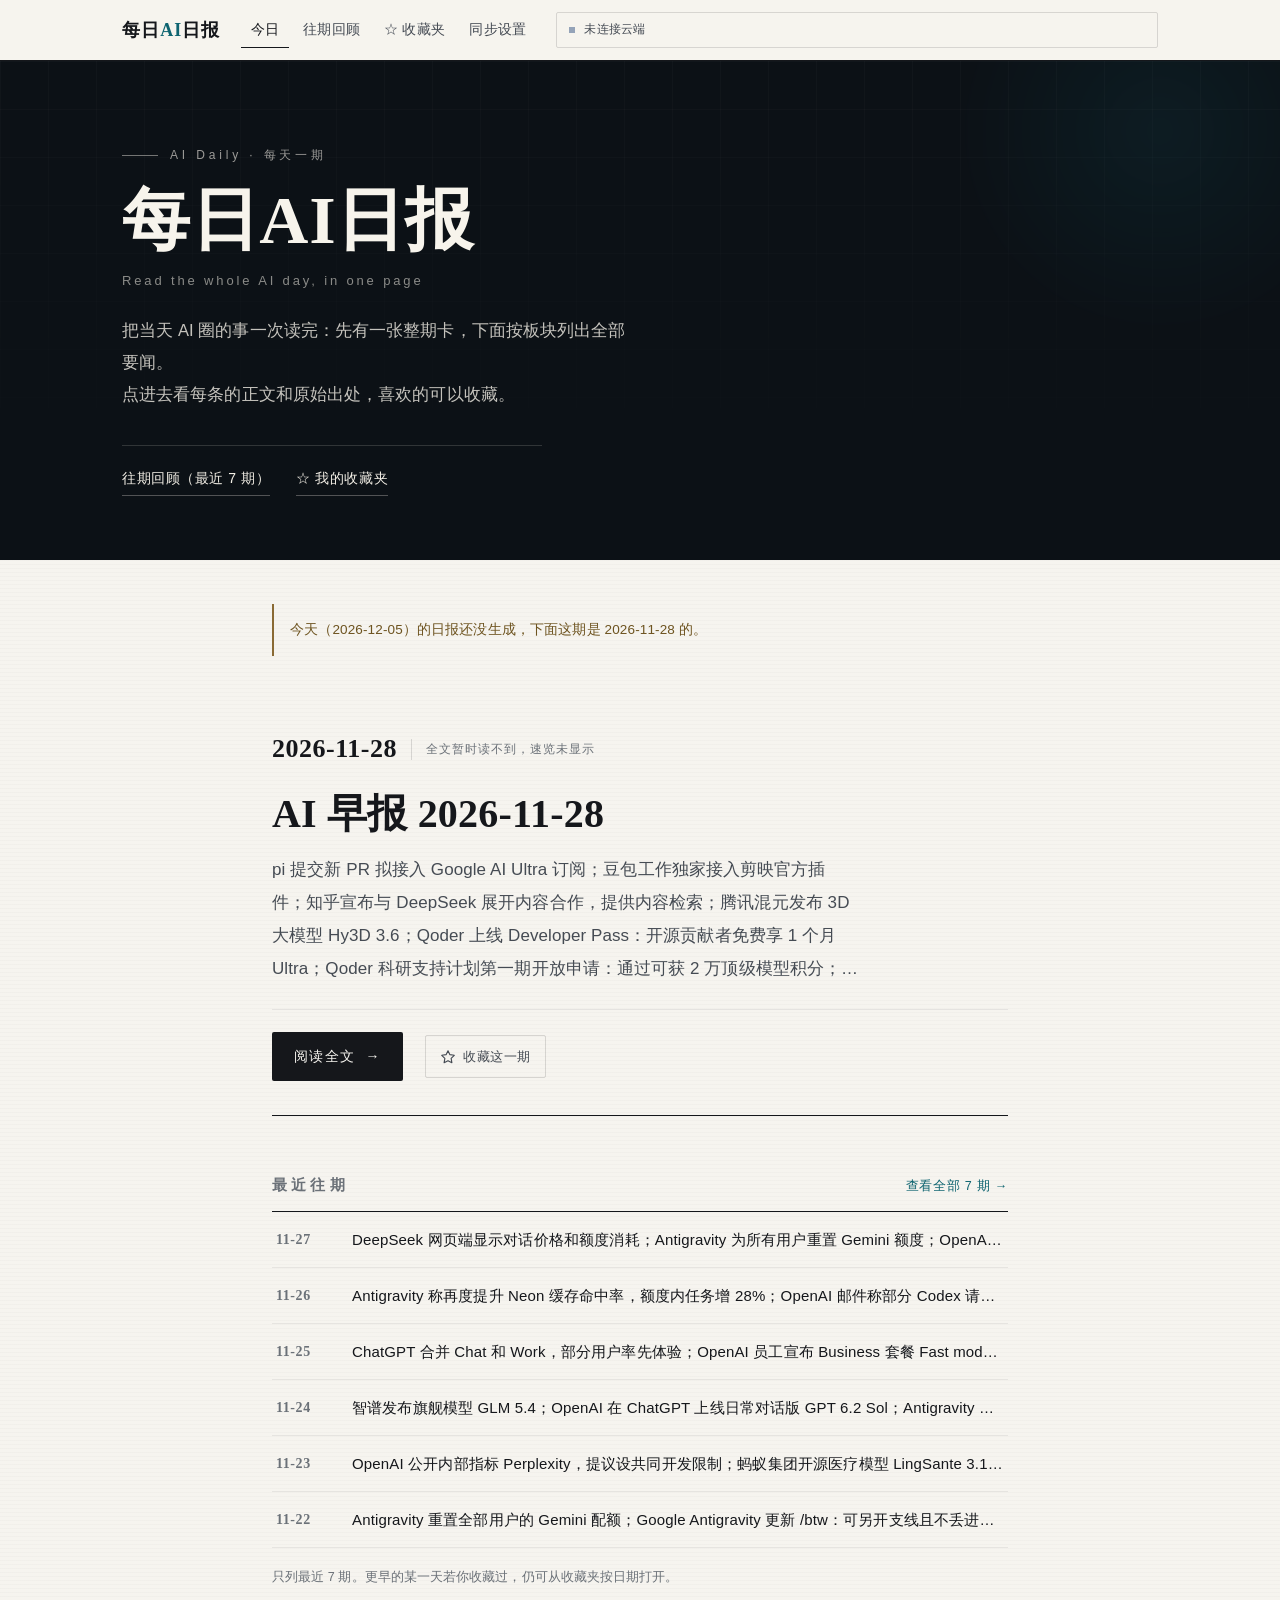
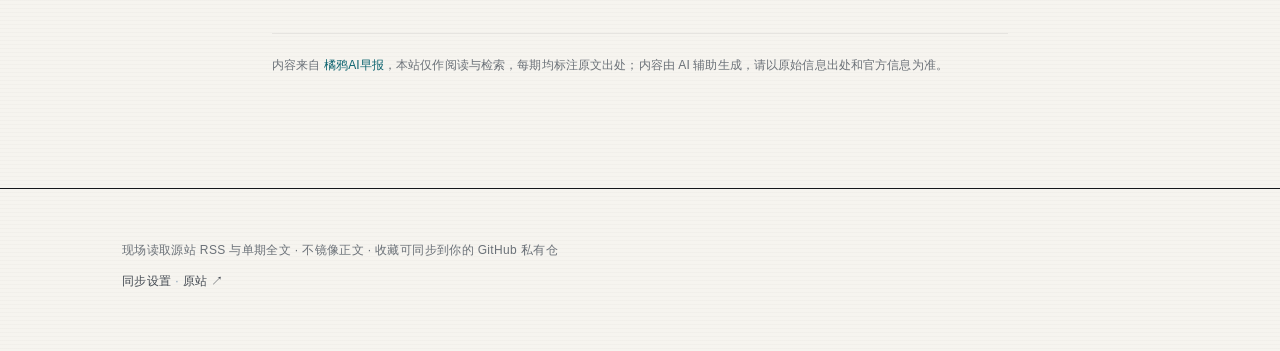
<file: index.html>
<!DOCTYPE html>
<html lang="zh-CN">
<head>
<meta charset="UTF-8">
<meta name="viewport" content="width=device-width, initial-scale=1">
<title>每日AI日报 · 一天一页，把 AI 圈的事读完</title>
<meta name="description" content="每天汇总 AI 圈要闻：模型发布、开发生态、产品应用、行业动态。可按板块速览、全文检索、收藏整期或单条新闻，收藏自动同步到你的私有仓。">
<meta name="theme-color" content="#061a33">
<link rel="canonical" href="https://kuangketongxue.github.io/ai-daily/">
<meta property="og:type" content="website">
<meta property="og:site_name" content="每日AI日报">
<meta property="og:title" content="每日AI日报 · 一天一页，把 AI 圈的事读完">
<meta property="og:description" content="模型发布 / 开发生态 / 产品应用 / 行业动态，一天一页读完。">
<meta property="og:url" content="https://kuangketongxue.github.io/ai-daily/">
<meta name="twitter:card" content="summary">
<link rel="icon" href="favicon.svg" type="image/svg+xml">
<link rel="manifest" href="manifest.webmanifest">
<link rel="stylesheet" href="style.css">
</head>
<body>
<header class="topbar">
  <div class="wrap topbar-in">
    <a class="brand" href="index.html">每日<span class="dot">AI</span>日报</a>
    <nav class="nav" aria-label="主导航">
      <a class="is-on" href="index.html">今日</a>
      <a href="archive.html">往期回顾</a>
      <a href="favorites.html">☆ 收藏夹</a>
      <a href="sync.html">同步设置</a>
    </nav>
    <div id="cloud-slot"></div>
  </div>
</header>

<section class="hero">
  <div class="wrap hero-in">
    <p class="hero-kicker">AI Daily · 每天一期</p>
    <h1 class="hero-title">每日AI日报<span class="en">Read the whole AI day, in one page</span></h1>
    <p class="hero-sub">把当天 AI 圈的事一次读完：先有一张整期卡，下面按板块列出全部要闻。<br class="br-wide">点进去看每条的正文和原始出处，喜欢的可以收藏。</p>
    <div class="hero-fav">
      <a class="hero-fav-link" href="archive.html">往期回顾（最近 7 期）</a>
      <a class="hero-fav-link" href="favorites.html">☆ 我的收藏夹</a>
    </div>
  </div>
</section>

<main class="wrap">
  <div class="loading" id="loading" role="status">正在读取今天的日报<span class="dots"></span></div>
  <noscript><style>#loading{display:none}</style><p class="empty">本站需要启用 JavaScript 才能读取日报。</p></noscript>
  <div class="stale" id="stale" hidden></div>

  <article class="today" id="today" hidden>
    <div class="today-meta">
      <span class="issue-date" id="t-date"></span>
      <span class="issue-sep" aria-hidden="true"></span>
      <span id="t-count">正在统计</span>
    </div>
    <h2 class="today-title" id="t-title"></h2>
    <p class="today-oneliner" id="t-oneliner"></p>
    <div class="today-tags" id="t-tags"></div>
    <div class="today-actions">
      <a class="read-btn" id="t-link" href="article.html">阅读全文<span class="go" aria-hidden="true">→</span></a>
      <span id="t-fav"></span>
    </div>
  </article>

  <div class="empty" id="empty" hidden>
    <p class="big" aria-hidden="true">☁</p>
    <p>暂时读不到日报，源站可能还没更新或网络不稳。</p>
    <p class="empty-hint">稍后刷新重试；<a href="archive.html">到往期回顾</a>看最近 7 期。</p>
  </div>

  <div id="overview-slot"></div>

  <section class="recent" id="recent" hidden aria-labelledby="recent-heading">
    <div class="recent-head">
      <h2 class="recent-title" id="recent-heading">最近往期</h2>
      <a class="recent-all" id="recent-all" href="archive.html">查看全部 →</a>
    </div>
    <div class="recent-list" id="recent-list"></div>
    <p class="recent-note">只列最近 7 期。更早的某一天若你收藏过，仍可从收藏夹按日期打开。</p>
  </section>

  <p class="desc-note">内容来自 <a href="https://daily.juya.uk/" target="_blank" rel="noopener noreferrer">橘鸦AI早报</a>，本站仅作阅读与检索，每期均标注原文出处；内容由 AI 辅助生成，请以原始信息出处和官方信息为准。</p>
</main>

<footer class="foot">
  <div class="wrap foot-row">
    <p>现场读取源站 RSS 与单期全文 · 不镜像正文 · 收藏可同步到你的 GitHub 私有仓</p>
    <p class="credit"><a href="sync.html">同步设置</a> · <a href="https://daily.juya.uk/" target="_blank" rel="noopener noreferrer">原站 ↗</a></p>
  </div>
</footer>

<script src="data/dates.js"></script>
<script src="js/cloud-favorites.js"></script>
<script src="js/md.js"></script>
<script src="js/core.js"></script>
<script src="js/favorites.js"></script>
<script src="register-sw.js"></script>
<script>
(function () {
  'use strict';
  var $ = function (id) { return document.getElementById(id); };
  var FavUI = window.FavUI, D = window.AIData, M = window.IssueMD;

  if (FavUI) FavUI.mountStatusBar($('cloud-slot'));

  function show(id) {
    $('loading').hidden = true;
    $(id).hidden = false;
  }

  function paint(list) {
    // 每次重绘先清掉上一轮的过期提示：首屏用本地轻量索引可能只有旧一期，
    // 会显示「今天还没生成」。后台 RSS 校正到新一期后 onUpdate 会二次重绘，
    // 此时若不清除，就会出现「提示说没生成、正文却是今天」的自相矛盾
    // （2026-11-27 实撞）。判定为旧期时下方会重新显示，无需担心误清。
    $('stale').hidden = true;
    $('stale').textContent = '';
    if (!list.length) { show('empty'); return; }
    var latest = list[0];

    $('t-date').textContent = latest.date;
    $('t-title').textContent = 'AI 早报 ' + latest.date;
    $('t-oneliner').textContent = latest.description || '正在读取本期正文…';
    $('t-link').href = 'article.html?d=' + encodeURIComponent(latest.date);
    if (FavUI) FavUI.mountIssueButton($('t-fav'), latest.date);

    // 不能把旧一期冒充成今天的
    var today = D.beijingToday();
    if (latest.date !== today) {
      $('stale').textContent = '今天（' + today + '）的日报还没生成，下面这期是 ' + latest.date + ' 的。';
      $('stale').hidden = false;
    }
    show('today');
    renderRecent(list.slice(1), list.length);

    return D.issue(latest.date).then(function (iss) {
      var tags = $('t-tags');
      tags.textContent = '';
      for (var i = 0; i < iss.sections.length; i++) {
        var s = document.createElement('span');
        s.className = 'tag';
        s.textContent = iss.sections[i].name;
        tags.appendChild(s);
      }
      $('t-count').textContent = M.itemCount(iss) + ' 条新闻 · ' + iss.sections.length + ' 个板块';
      $('overview-slot').innerHTML = M.renderOverview(iss);
    }).catch(function () {
      $('t-count').textContent = '全文暂时读不到，速览未显示';
    });
  }

  // 源站若有更新的一期，recentFast 会回调这里重绘（首屏已经用本地轻量索引先出来了）
  D.onUpdate = function (fresh) { paint(fresh); };

  D.recentFast().then(paint).catch(function () {
    $('loading').textContent = '日报读取失败，请检查网络后刷新重试。';
  });

  function renderRecent(past, total) {
    if (!past.length) return;
    var box = $('recent-list');
    box.textContent = '';
    past.forEach(function (p) {
      var a = document.createElement('a');
      a.className = 'recent-item';
      a.href = 'article.html?d=' + encodeURIComponent(p.date);
      var d = document.createElement('span');
      d.className = 'recent-date';
      d.textContent = p.date.slice(5);
      var n = document.createElement('span');
      n.className = 'recent-name';
      n.textContent = p.description || ('AI 早报 ' + p.date);
      a.append(d, n);
      box.appendChild(a);
    });
    $('recent-all').textContent = '查看全部 ' + total + ' 期 →';
    $('recent').hidden = false;
  }
})();
</script>
<script src="js/aihot.js" defer></script>
</body>
</html>
</file>
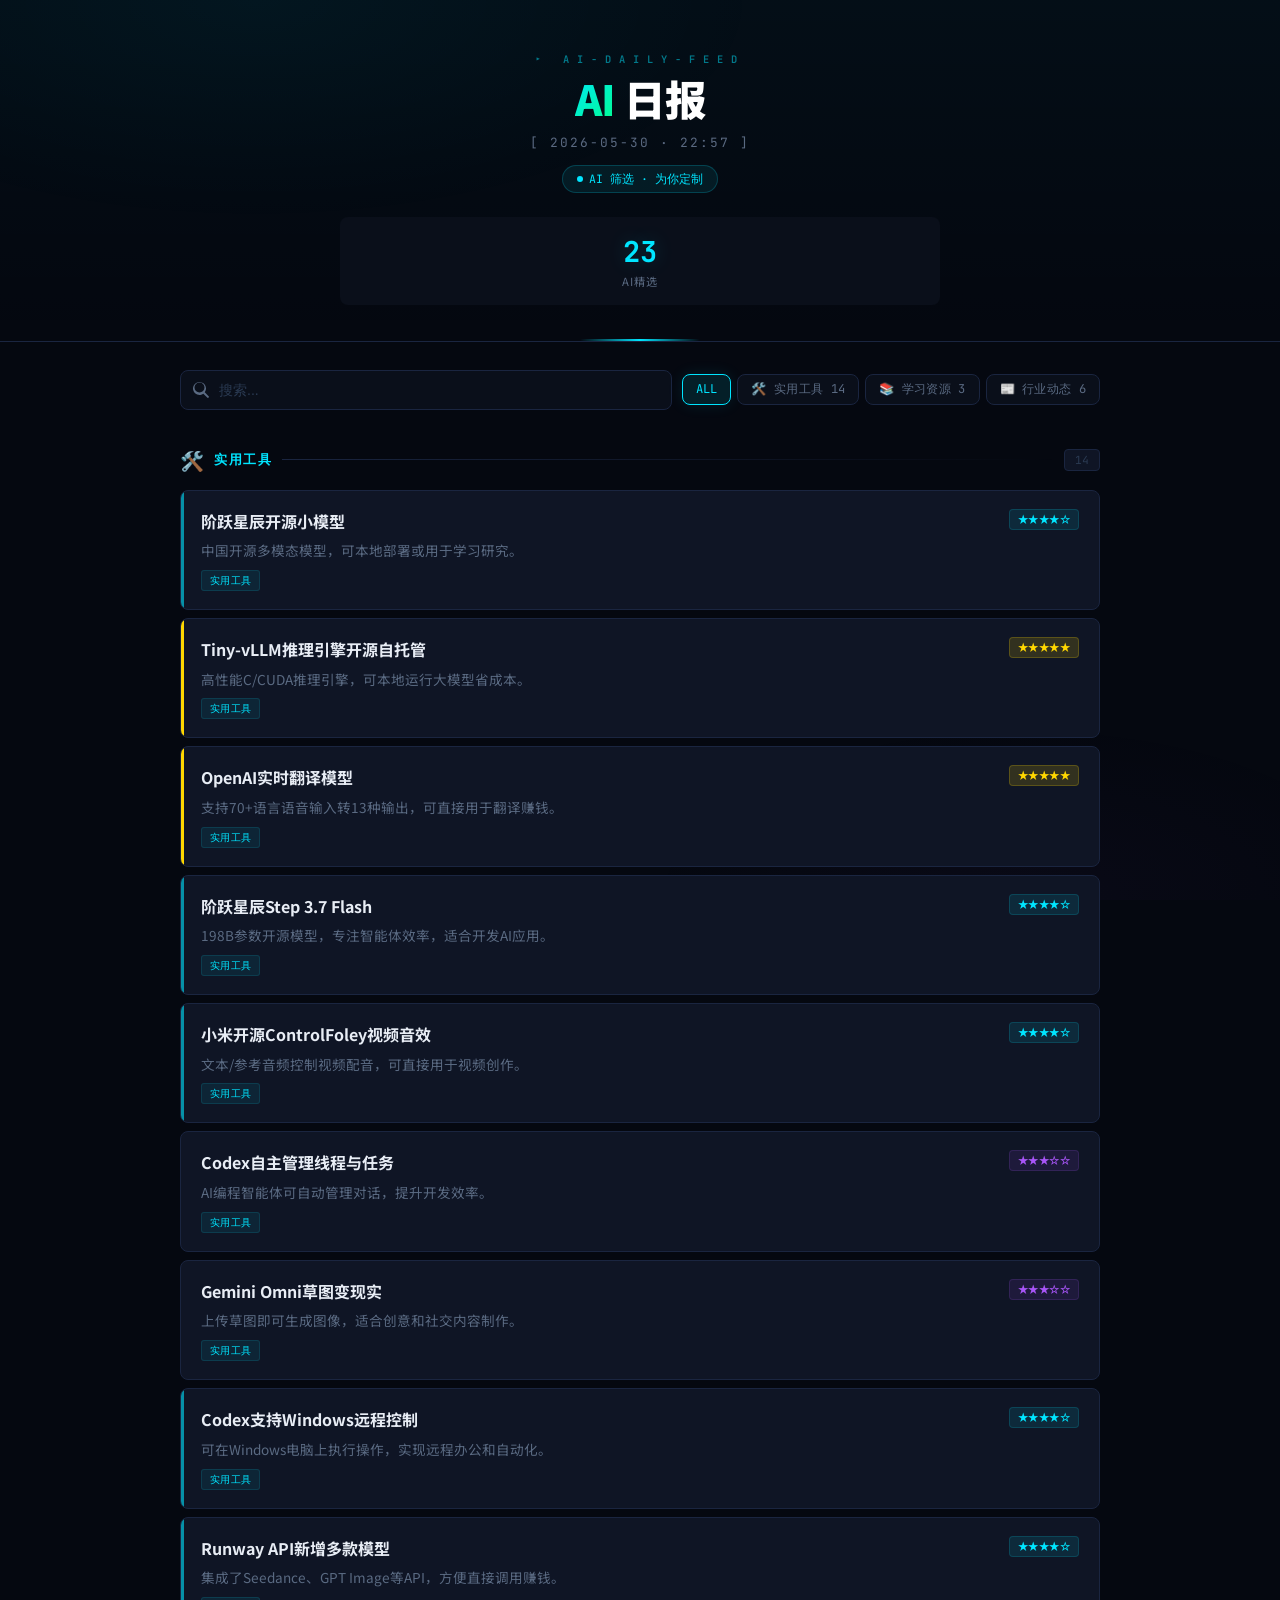
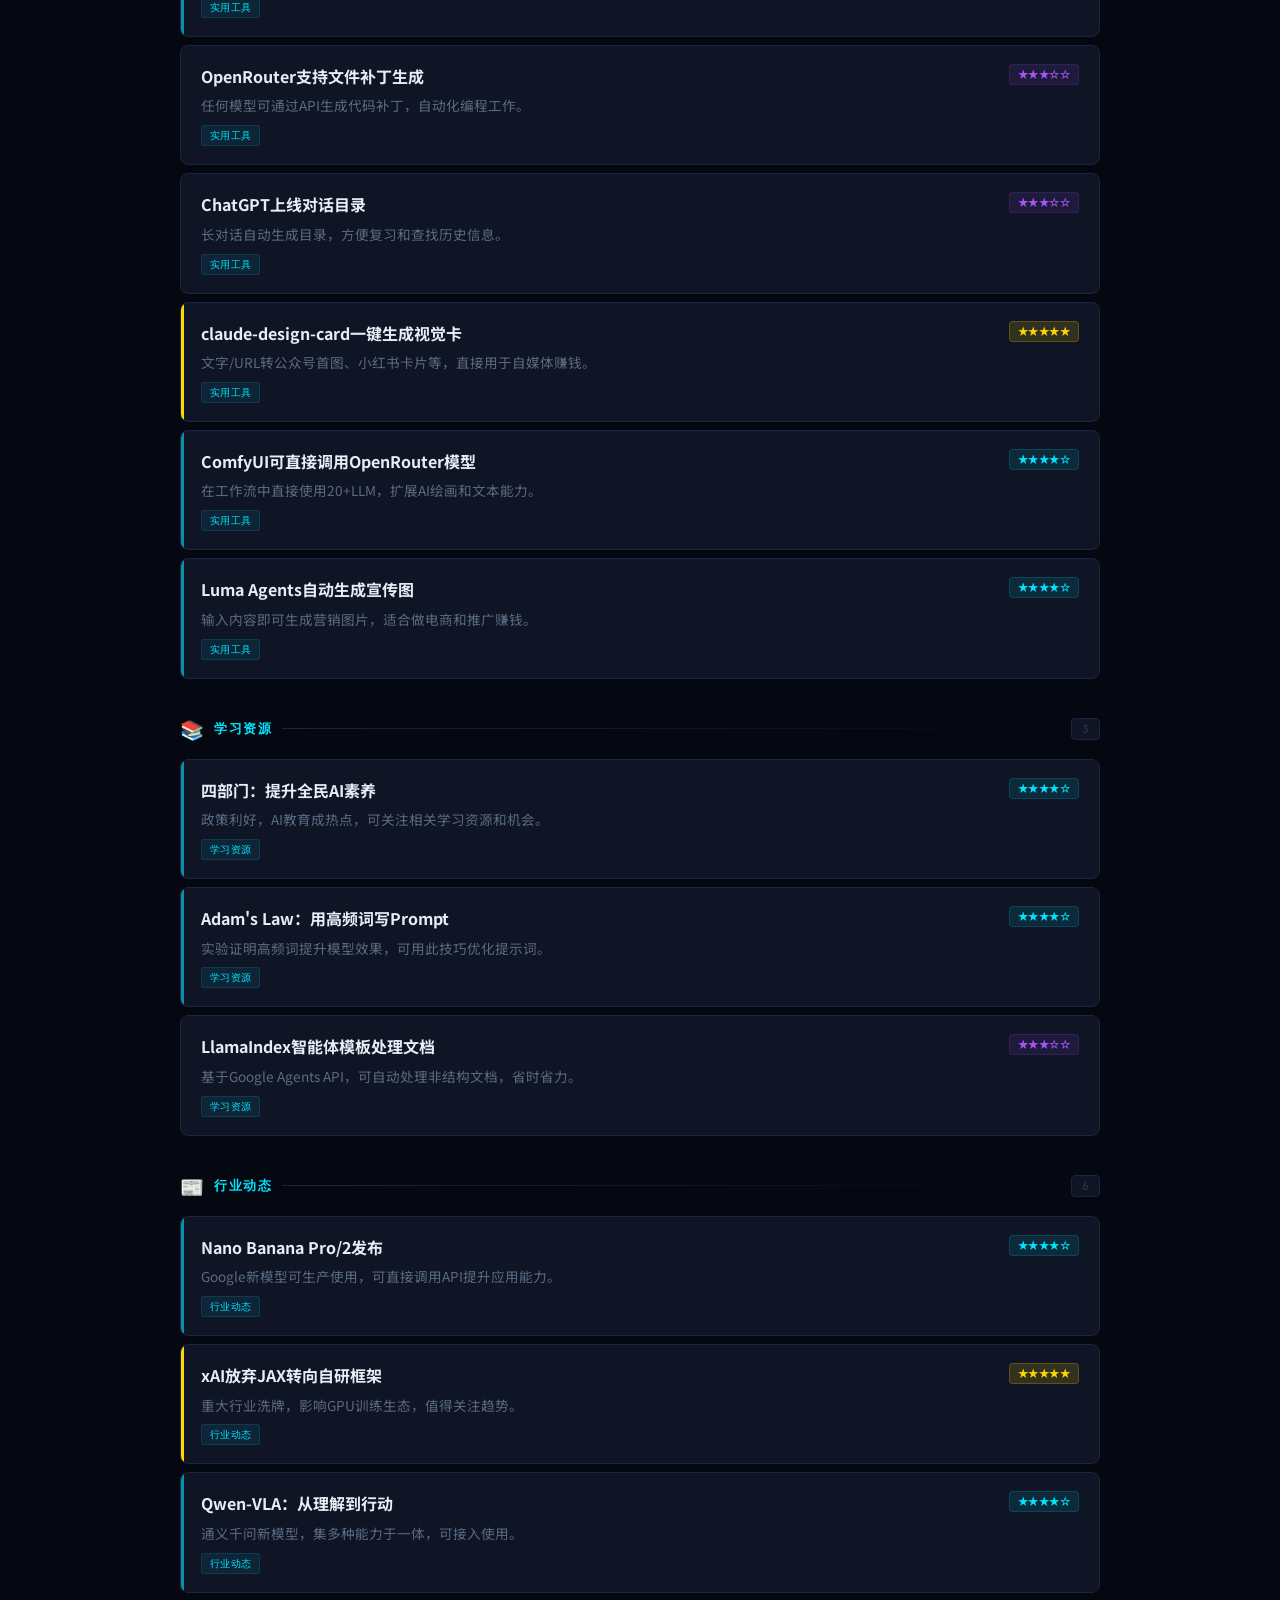
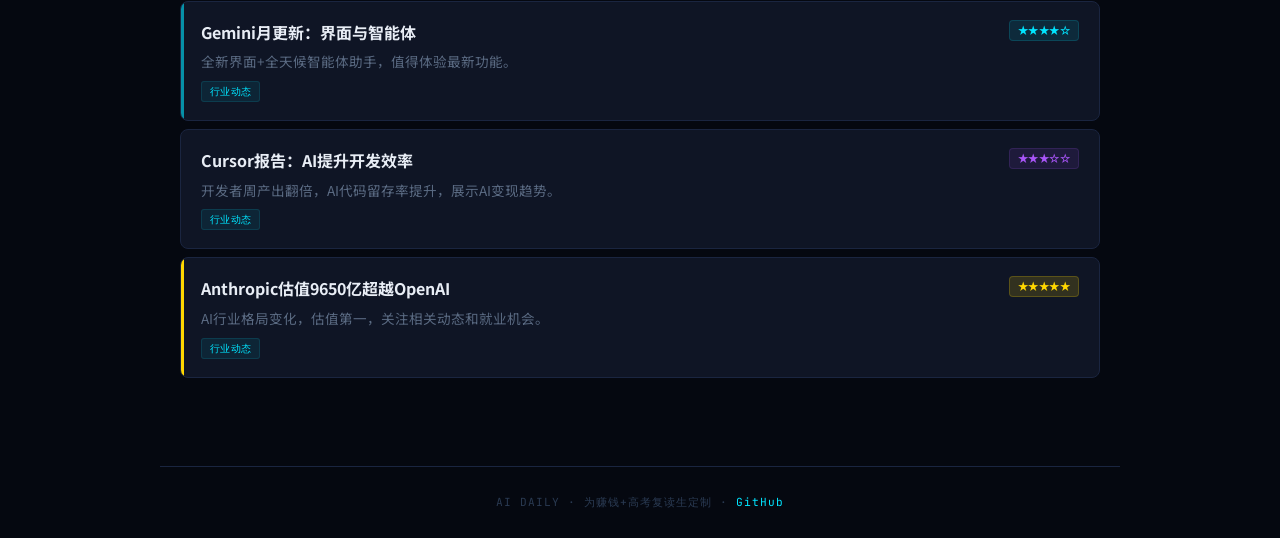
<file: assets/index.html>
<!DOCTYPE html>
<html lang="zh-CN">
<head>
<meta charset="UTF-8">
<meta name="viewport" content="width=device-width, initial-scale=1.0">
<title>AI 日报</title>
<link rel="preconnect" href="https://fonts.googleapis.com">
<link href="https://fonts.googleapis.com/css2?family=JetBrains+Mono:wght@400;600;700&family=Noto+Sans+SC:wght@400;500;700;900&display=swap" rel="stylesheet">
<style>
*{margin:0;padding:0;box-sizing:border-box}
:root{
  --bg:#050810;--surface:#0a0f1a;--card:#0f1525;--card2:#131b30;
  --border:#1a2540;--border2:#243352;
  --text:#d0d8e8;--text2:#5a6a82;--dim:#2a3a52;
  --neon:#00e5ff;--green:#00ff88;--gold:#ffd700;--red:#ff3366;--purple:#a855f7;
  --glow:0 0 30px rgba(0,229,255,.12);
  --radius:8px;
}
html{scroll-behavior:smooth}
body{
  font-family:'Noto Sans SC',sans-serif;background:var(--bg);color:var(--text);
  min-height:100vh;position:relative;
}
body::before{
  content:'';position:fixed;inset:0;
  background:
    radial-gradient(ellipse 80% 50% at 20% 0%,rgba(0,229,255,.04) 0%,transparent 50%),
    radial-gradient(ellipse 60% 40% at 80% 100%,rgba(168,85,247,.03) 0%,transparent 50%);
  pointer-events:none;z-index:0;
}
a{color:var(--neon);text-decoration:none;transition:all .2s}
a:hover{color:var(--green);text-shadow:0 0 15px rgba(0,255,136,.3)}

/* ── HEADER ── */
.hero{
  padding:52px 24px 36px;text-align:center;position:relative;z-index:1;
  border-bottom:1px solid var(--border);
  background:linear-gradient(180deg,rgba(0,229,255,.03) 0%,transparent 100%);
}
.hero::after{
  content:'';position:absolute;bottom:0;left:50%;transform:translateX(-50%);
  width:120px;height:2px;background:linear-gradient(90deg,transparent,var(--neon),transparent);
}
.brand{
  font-family:'JetBrains Mono',monospace;font-size:.65em;font-weight:600;
  color:var(--neon);letter-spacing:8px;text-transform:uppercase;opacity:.5;
  margin-bottom:10px;
}
.hero h1{
  font-size:2.6em;font-weight:900;color:#fff;letter-spacing:-1px;
  line-height:1.1;
}
.hero h1 em{
  font-style:normal;
  background:linear-gradient(135deg,var(--neon),var(--green));
  -webkit-background-clip:text;-webkit-text-fill-color:transparent;
}
.date{
  font-family:'JetBrains Mono',monospace;color:var(--text2);font-size:.8em;
  margin-top:12px;letter-spacing:2px;
}
.ai-badge{
  display:inline-flex;align-items:center;gap:6px;
  margin-top:14px;padding:5px 14px;border-radius:20px;
  background:rgba(0,229,255,.08);border:1px solid rgba(0,229,255,.2);
  font-family:'JetBrains Mono',monospace;font-size:.72em;color:var(--neon);
}
.ai-badge .dot{width:6px;height:6px;border-radius:50%;background:var(--neon);animation:pulse 2s infinite}
@keyframes pulse{0%,100%{opacity:1}50%{opacity:.3}}

/* ── STATS ── */
.stats{
  display:flex;gap:1px;justify-content:center;margin:24px auto 0;
  max-width:600px;border-radius:var(--radius);overflow:hidden;
  background:var(--border);
}
.stat{background:var(--surface);padding:16px 20px;text-align:center;flex:1}
.stat .num{
  font-family:'JetBrains Mono',monospace;font-size:1.8em;font-weight:700;
  color:var(--neon);text-shadow:0 0 20px rgba(0,229,255,.2);
}
.stat .lbl{color:var(--text2);font-size:.7em;margin-top:2px;letter-spacing:1px}

/* ── CONTROLS ── */
.controls{
  max-width:960px;margin:28px auto;padding:0 20px;
  display:flex;gap:10px;flex-wrap:wrap;align-items:center;position:relative;z-index:1;
}
.search{
  flex:1;min-width:200px;padding:11px 16px 11px 38px;
  background:var(--surface);border:1px solid var(--border);border-radius:var(--radius);
  color:var(--text);font-size:.88em;outline:none;transition:all .2s;
  background-image:url("data:image/svg+xml,%3Csvg xmlns='http://www.w3.org/2000/svg' width='16' height='16' fill='%235a6a82' viewBox='0 0 16 16'%3E%3Cpath d='M11.742 10.344a6.5 6.5 0 1 0-1.397 1.398h-.001l3.85 3.85a1 1 0 0 0 1.415-1.414l-3.85-3.85zm-5.242.156a5 5 0 1 1 0-10 5 5 0 0 1 0 10z'/%3E%3C/svg%3E");
  background-repeat:no-repeat;background-position:12px center;
}
.search:focus{border-color:var(--neon);box-shadow:0 0 20px rgba(0,229,255,.08)}
.search::placeholder{color:var(--dim)}
.tags{display:flex;gap:6px;flex-wrap:wrap}
.tag{
  padding:6px 13px;border-radius:var(--radius);font-size:.76em;cursor:pointer;
  border:1px solid var(--border);background:var(--surface);color:var(--text2);
  font-family:'JetBrains Mono',monospace;letter-spacing:.3px;transition:all .2s;
}
.tag:hover{border-color:var(--neon);color:var(--neon)}
.tag.active{
  background:rgba(0,229,255,.1);border-color:var(--neon);color:var(--neon);
  box-shadow:0 0 15px rgba(0,229,255,.1);
}

/* ── MAIN ── */
.main{max-width:960px;margin:0 auto;padding:0 20px 80px;position:relative;z-index:1}

/* ── SECTION ── */
.section{margin-top:36px}
.sec-head{display:flex;align-items:center;gap:10px;margin-bottom:16px}
.sec-icon{font-size:1.2em}
.sec-title{
  font-family:'JetBrains Mono',monospace;font-size:.82em;font-weight:700;
  color:var(--neon);letter-spacing:1.5px;text-transform:uppercase;
}
.sec-line{flex:1;height:1px;background:linear-gradient(90deg,var(--border),transparent)}
.sec-count{
  font-family:'JetBrains Mono',monospace;font-size:.7em;color:var(--dim);
  background:var(--card);padding:3px 10px;border:1px solid var(--border);border-radius:4px;
}

/* ── ITEM ── */
.item{
  display:block;background:var(--card);border:1px solid var(--border);
  border-radius:var(--radius);padding:18px 20px;margin-bottom:8px;
  transition:all .25s;position:relative;overflow:hidden;
}
.item::before{
  content:'';position:absolute;top:0;left:0;width:3px;height:100%;
  opacity:0;transition:opacity .25s;
}
.item.r5::before{background:var(--gold);opacity:1}
.item.r4::before{background:var(--neon);opacity:.6}
.item:hover{
  border-color:var(--border2);background:var(--card2);
  box-shadow:0 4px 24px rgba(0,0,0,.3);
}
.item:hover::before{opacity:1}

.item-top{display:flex;align-items:flex-start;gap:10px;margin-bottom:6px}
.item-title{font-size:1em;font-weight:700;color:#e8edf5;line-height:1.6;flex:1}
.relevance{
  font-family:'JetBrains Mono',monospace;font-size:.65em;font-weight:700;
  padding:2px 8px;border-radius:4px;white-space:nowrap;flex-shrink:0;
  letter-spacing:.5px;
}
.relevance.r5{background:rgba(255,215,0,.15);color:var(--gold);border:1px solid rgba(255,215,0,.2)}
.relevance.r4{background:rgba(0,229,255,.1);color:var(--neon);border:1px solid rgba(0,229,255,.15)}
.relevance.r3{background:rgba(168,85,247,.1);color:var(--purple);border:1px solid rgba(168,85,247,.15)}
.relevance.r2,.relevance.r1{background:rgba(90,106,130,.1);color:var(--text2);border:1px solid var(--border)}

.item-summary{
  color:var(--text2);font-size:.85em;line-height:1.6;margin-bottom:8px;
}
.item-meta{
  display:flex;gap:12px;font-size:.72em;color:var(--dim);
  font-family:'JetBrains Mono',monospace;letter-spacing:.3px;flex-wrap:wrap;align-items:center;
}
.cat-tag{
  padding:2px 8px;border-radius:3px;font-size:.9em;
  background:rgba(0,229,255,.08);color:var(--neon);border:1px solid rgba(0,229,255,.12);
}
.cat-tag赚钱{background:rgba(255,215,0,.1);color:var(--gold);border-color:rgba(255,215,0,.15)}
.cat-tag工具{background:rgba(0,255,136,.08);color:var(--green);border-color:rgba(0,255,136,.12)}
.cat-tag学习{background:rgba(168,85,247,.08);color:var(--purple);border-color:rgba(168,85,247,.12)}
.cat-tag行业{background:rgba(0,229,255,.08);color:var(--neon);border-color:rgba(0,229,255,.12)}

/* ── EMPTY / LOADING ── */
.empty,.loading{text-align:center;padding:80px 20px;color:var(--text2)}
.empty .icon{font-size:3em;margin-bottom:16px;opacity:.4}
.loader{
  width:44px;height:44px;border:2px solid var(--border);border-top-color:var(--neon);
  border-radius:50%;animation:spin .7s linear infinite;margin:0 auto 16px;
}
@keyframes spin{to{transform:rotate(360deg)}}
.loading-text{
  font-family:'JetBrains Mono',monospace;font-size:.78em;color:var(--dim);letter-spacing:2px;
}

/* ── FOOTER ── */
.footer{
  text-align:center;padding:28px 20px;font-size:.7em;color:var(--dim);
  font-family:'JetBrains Mono',monospace;letter-spacing:1px;
  border-top:1px solid var(--border);max-width:960px;margin:0 auto;
}

/* ── RESPONSIVE ── */
@media(max-width:640px){
  .hero h1{font-size:1.7em}
  .brand{font-size:.6em;letter-spacing:5px}
  .controls{flex-direction:column}
  .stats{flex-direction:column}
  .stat{padding:10px 16px}
  .item{padding:14px 16px}
  .item-top{flex-direction:column;gap:6px}
}
</style>
</head>
<body>

<div class="hero">
  <div class="brand">▸ ai-daily-feed</div>
  <h1><em>AI</em> 日报</h1>
  <div class="date" id="date"></div>
  <div class="ai-badge"><span class="dot"></span> AI 筛选 · 为你定制</div>
  <div class="stats" id="stats"></div>
</div>

<div class="controls">
  <input class="search" id="search" placeholder="搜索..." autocomplete="off">
  <div class="tags" id="tags"></div>
</div>

<div class="main" id="main">
  <div class="loading">
    <div class="loader"></div>
    <div class="loading-text">PROCESSING...</div>
  </div>
</div>

<div class="footer">
  AI DAILY · 为赚钱+高考复读生定制 · <a href="https://github.com/kuangketongxue/ai-daily" target="_blank">GitHub</a>
</div>

<script>
const CAT_ICONS={'赚钱':'💰','工具':'🛠️','学习':'📚','行业':'📰','ai-models':'🧠','ai-products':'🚀','ai-tools':'🛠️','ai-industry':'📰','ai-paper':'📄','ai-general':'🔥','tip':'💡'};
const CAT_LABELS={'赚钱':'赚钱机会','工具':'实用工具','学习':'学习资源','行业':'行业动态','ai-models':'AI 模型','ai-products':'AI 产品','ai-tools':'开发工具','ai-industry':'行业动态','ai-paper':'论文','ai-general':'综合热点','tip':'技巧'};
let activeTag='all';
let DATA={"date": "2026-05-30", "generated_at": "2026-05-30T22:57:14.336074", "total": 23, "sources": {"AI精选": 23}, "ai_processed": true, "categories": {"工具": {"label": "🛠️ 工具", "items": [{"title": "阶跃星辰开源小模型", "summary": "中国开源多模态模型，可本地部署或用于学习研究。", "category": "工具", "relevance": 4, "url": "https://x.com/StepFun_ai/status/2060678753030947226"}, {"title": "Tiny-vLLM推理引擎开源自托管", "summary": "高性能C/CUDA推理引擎，可本地运行大模型省成本。", "category": "工具", "relevance": 5, "url": "https://github.com/jmaczan/tiny-vllm"}, {"title": "OpenAI实时翻译模型", "summary": "支持70+语言语音输入转13种输出，可直接用于翻译赚钱。", "category": "工具", "relevance": 5, "url": "https://x.com/gdb/status/2060452095279415725"}, {"title": "阶跃星辰Step 3.7 Flash", "summary": "198B参数开源模型，专注智能体效率，适合开发AI应用。", "category": "工具", "relevance": 4, "url": "https://x.com/StepFun_ai/status/2060149124117475791"}, {"title": "小米开源ControlFoley视频音效", "summary": "文本/参考音频控制视频配音，可直接用于视频创作。", "category": "工具", "relevance": 4, "url": "https://www.ithome.com/0/957/282.htm"}, {"title": "Codex自主管理线程与任务", "summary": "AI编程智能体可自动管理对话，提升开发效率。", "category": "工具", "relevance": 3, "url": "https://x.com/gdb/status/2060486309886443787"}, {"title": "Gemini Omni草图变现实", "summary": "上传草图即可生成图像，适合创意和社交内容制作。", "category": "工具", "relevance": 3, "url": "https://x.com/GeminiApp/status/2060435981946503243"}, {"title": "Codex支持Windows远程控制", "summary": "可在Windows电脑上执行操作，实现远程办公和自动化。", "category": "工具", "relevance": 4, "url": "https://x.com/OpenAI/status/2060428604727771421"}, {"title": "Runway API新增多款模型", "summary": "集成了Seedance、GPT Image等API，方便直接调用赚钱。", "category": "工具", "relevance": 4, "url": "https://x.com/runwayml/status/2060453805519765548"}, {"title": "OpenRouter支持文件补丁生成", "summary": "任何模型可通过API生成代码补丁，自动化编程工作。", "category": "工具", "relevance": 3, "url": "https://x.com/OpenRouter/status/2060395056196936054"}, {"title": "ChatGPT上线对话目录", "summary": "长对话自动生成目录，方便复习和查找历史信息。", "category": "工具", "relevance": 3, "url": "https://x.com/ChatGPTapp/status/2060467129066070182"}, {"title": "claude-design-card一键生成视觉卡", "summary": "文字/URL转公众号首图、小红书卡片等，直接用于自媒体赚钱。", "category": "工具", "relevance": 5, "url": "https://x.com/hongming731/status/2060487110906527820"}, {"title": "ComfyUI可直接调用OpenRouter模型", "summary": "在工作流中直接使用20+LLM，扩展AI绘画和文本能力。", "category": "工具", "relevance": 4, "url": "https://x.com/OpenRouter/status/2060511136932315259"}, {"title": "Luma Agents自动生成宣传图", "summary": "输入内容即可生成营销图片，适合做电商和推广赚钱。", "category": "工具", "relevance": 4, "url": "https://x.com/LumaLabsAI/status/2060461313713909783"}]}, "学习": {"label": "📚 学习", "items": [{"title": "四部门：提升全民AI素养", "summary": "政策利好，AI教育成热点，可关注相关学习资源和机会。", "category": "学习", "relevance": 4, "url": "https://www.ithome.com/0/957/319.htm"}, {"title": "Adam's Law：用高频词写Prompt", "summary": "实验证明高频词提升模型效果，可用此技巧优化提示词。", "category": "学习", "relevance": 4, "url": "https://x.com/berryxia/status/2060212428584202428"}, {"title": "LlamaIndex智能体模板处理文档", "summary": "基于Google Agents API，可自动处理非结构文档，省时省力。", "category": "学习", "relevance": 3, "url": "https://x.com/googleaidevs/status/2060439904929382700"}]}, "行业": {"label": "📰 行业", "items": [{"title": "Nano Banana Pro/2发布", "summary": "Google新模型可生产使用，可直接调用API提升应用能力。", "category": "行业", "relevance": 4, "url": "https://x.com/googleaidevs/status/2060685345738375640"}, {"title": "xAI放弃JAX转向自研框架", "summary": "重大行业洗牌，影响GPU训练生态，值得关注趋势。", "category": "行业", "relevance": 5, "url": "https://x.com/SemiAnalysis_/status/2060571944575963482"}, {"title": "Qwen-VLA：从理解到行动", "summary": "通义千问新模型，集多种能力于一体，可接入使用。", "category": "行业", "relevance": 4, "url": "https://qwen.ai/blog?id=qwenvla"}, {"title": "Gemini月更新：界面与智能体", "summary": "全新界面+全天候智能体助手，值得体验最新功能。", "category": "行业", "relevance": 4, "url": "https://x.com/GeminiApp/status/2060389565052096911"}, {"title": "Cursor报告：AI提升开发效率", "summary": "开发者周产出翻倍，AI代码留存率提升，展示AI变现趋势。", "category": "行业", "relevance": 3, "url": "https://x.com/shao__meng/status/2060167182777249886"}, {"title": "Anthropic估值9650亿超越OpenAI", "summary": "AI行业格局变化，估值第一，关注相关动态和就业机会。", "category": "行业", "relevance": 5, "url": "https://www.bloomberg.com/news/videos/2026-05-29/anthropic-valuation-of-965-billion-passes-openai-video"}]}}};async function loadData(){if(typeof DATA!=='undefined'&&DATA){render();return}try{const r=await fetch('./latest.json?t='+Date.now());if(!r.ok)throw new Error(r.status);DATA=await r.json();render()}catch(e){document.getElementById('main').innerHTML='<div class="empty"><div class="icon">📭</div><p>NO DATA</p></div>'}}

function render(){
  if(!DATA)return;
  document.getElementById('date').textContent='[ '+DATA.date+' · '+new Date(DATA.generated_at).toLocaleTimeString('zh-CN',{hour:'2-digit',minute:'2-digit'})+' ]';
  let sh='';for(const[s,c]of Object.entries(DATA.sources||{})){sh+=`<div class="stat"><div class="num">${c}</div><div class="lbl">${s}</div></div>`}
  document.getElementById('stats').innerHTML=sh;
  const cats=Object.keys(DATA.categories||{});let th='<div class="tag active" data-cat="all">ALL</div>';
  for(const c of cats){const n=DATA.categories[c].items.length;th+=`<div class="tag" data-cat="${c}">${CAT_ICONS[c]||'▸'} ${CAT_LABELS[c]||c} ${n}</div>`}
  document.getElementById('tags').innerHTML=th;
  document.querySelectorAll('.tag').forEach(t=>{t.onclick=()=>{document.querySelectorAll('.tag').forEach(x=>x.classList.remove('active'));t.classList.add('active');activeTag=t.dataset.cat;renderItems()}});
  renderItems()
}

function renderItems(){
  if(!DATA)return;const q=document.getElementById('search').value.toLowerCase();let html='';const cats=activeTag==='all'?Object.keys(DATA.categories||{}):[activeTag];let total=0;
  for(const cat of cats){
    const g=DATA.categories[cat];if(!g)continue;
    const items=g.items.filter(i=>{
      const t=(i.title||'').toLowerCase();const s=(i.summary||'').toLowerCase();
      if(q&&!t.includes(q)&&!s.includes(q))return false;return true
    });
    if(!items.length)continue;total+=items.length;
    html+=`<div class="section"><div class="sec-head"><span class="sec-icon">${CAT_ICONS[cat]||'▸'}</span><span class="sec-title">${CAT_LABELS[cat]||cat}</span><span class="sec-line"></span><span class="sec-count">${items.length}</span></div>`;
    for(const it of items){
      const r=it.relevance||3;const rc=r>=5?'r5':r>=4?'r4':r>=3?'r3':'r2';
      html+=`<a class="item ${rc}" href="${esc(it.url||'#')}" target="_blank" rel="noopener"><div class="item-top"><div class="item-title">${esc(it.title)}</div><span class="relevance ${rc}">${'★'.repeat(r)}${'☆'.repeat(Math.max(0,5-r))}</span></div>${it.summary?`<div class="item-summary">${esc(it.summary)}</div>`:''}<div class="item-meta"><span class="cat-tag ${cat}">${CAT_LABELS[cat]||cat}</span></div></a>`}
    html+='</div>'
  }
  if(!total)html='<div class="empty"><div class="icon">⊘</div><p>NO MATCHES</p></div>';
  document.getElementById('main').innerHTML=html
}

function esc(s){return(s||'').replace(/&/g,'&amp;').replace(/</g,'&lt;').replace(/>/g,'&gt;').replace(/"/g,'&quot;')}

document.getElementById('search').addEventListener('input',renderItems);
loadData();
</script>
</body>
</html>
</file>
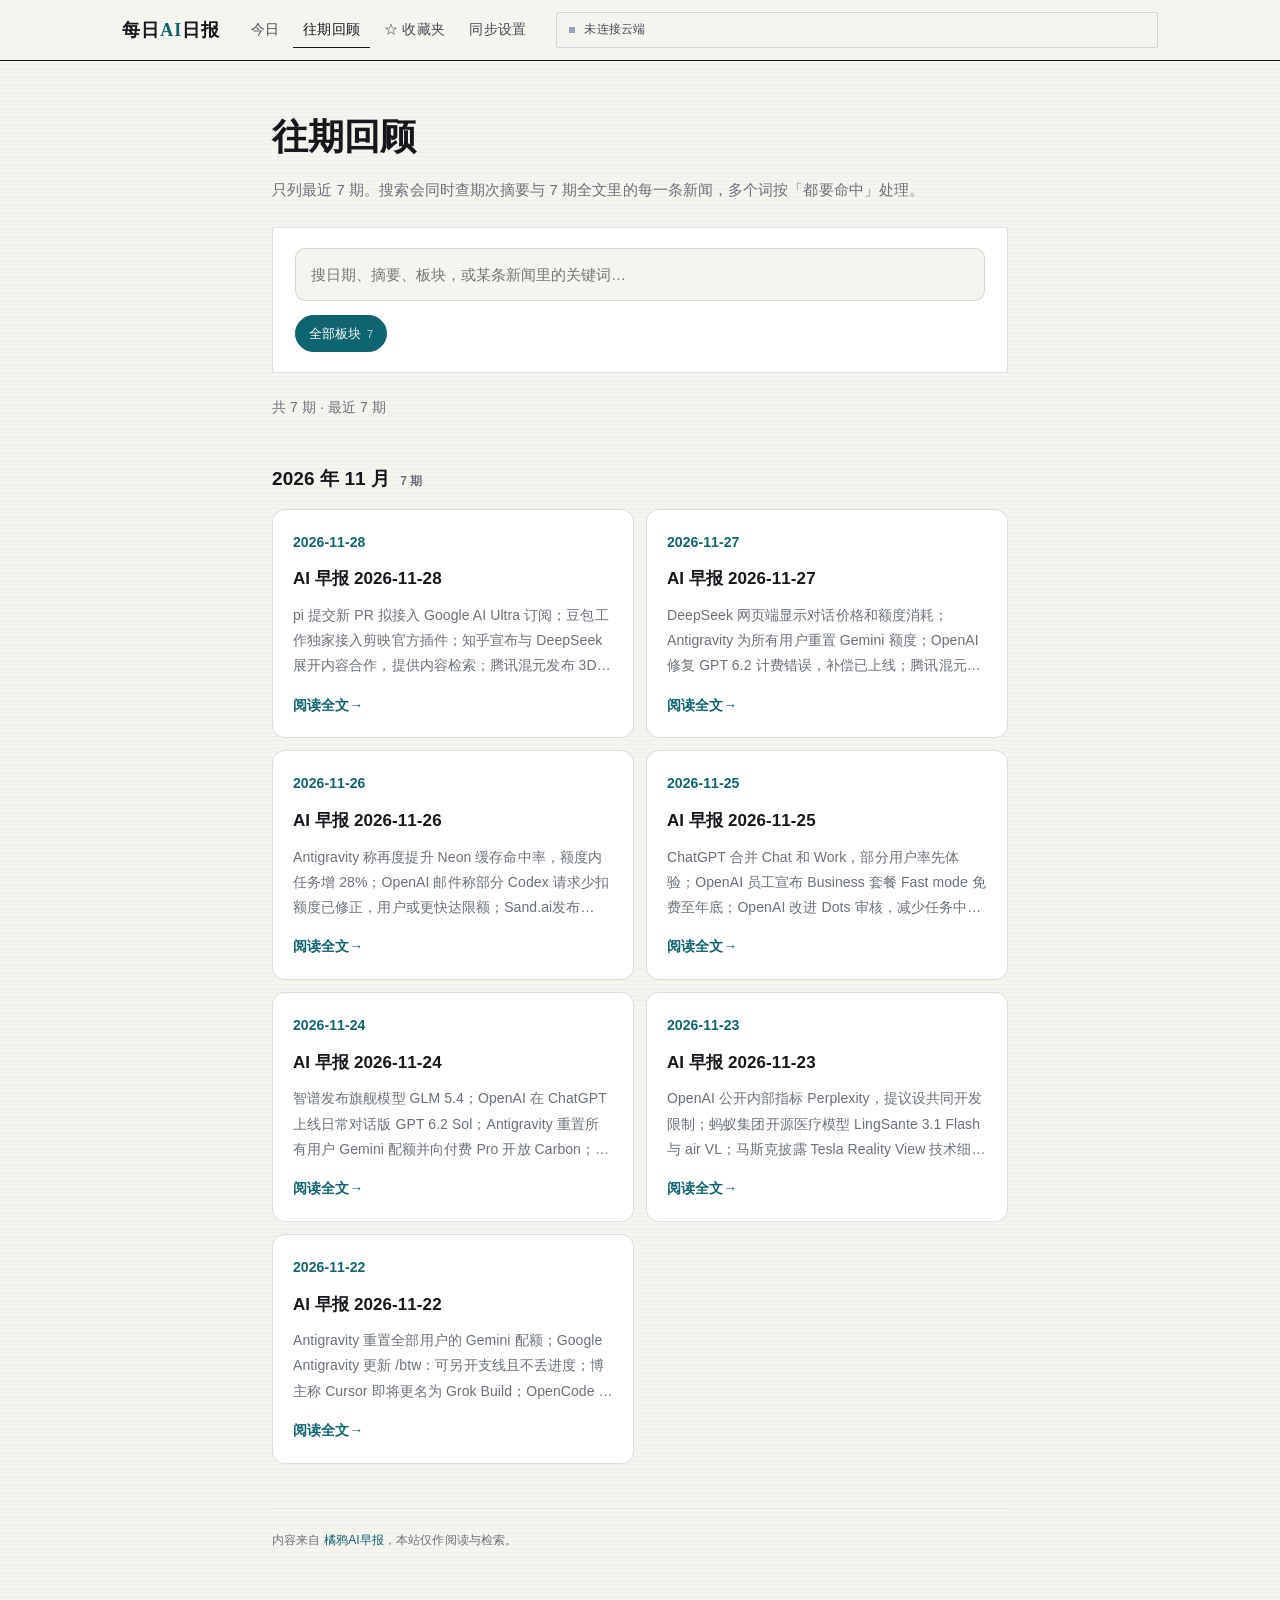
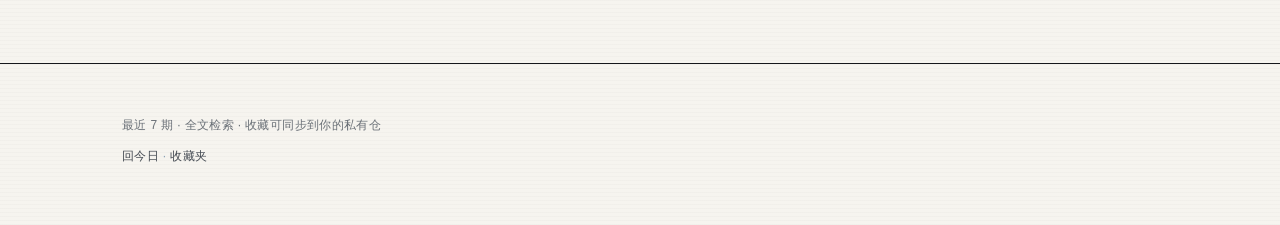
<file: archive.html>
<!DOCTYPE html>
<html lang="zh-CN">
<head>
<meta charset="UTF-8">
<meta name="viewport" content="width=device-width, initial-scale=1">
<title>往期回顾 · 每日AI日报</title>
<meta name="description" content="按日期、摘要与板块检索最近 7 期 AI 日报，也能搜到具体某一条新闻。">
<meta name="robots" content="index,follow">
<link rel="icon" href="favicon.svg" type="image/svg+xml">
<link rel="manifest" href="manifest.webmanifest">
<link rel="stylesheet" href="style.css">
</head>
<body>
<header class="topbar">
  <div class="wrap topbar-in">
    <a class="brand" href="index.html">每日<span class="dot">AI</span>日报</a>
    <nav class="nav" aria-label="主导航">
      <a href="index.html">今日</a>
      <a class="is-on" href="archive.html">往期回顾</a>
      <a href="favorites.html">☆ 收藏夹</a>
      <a href="sync.html">同步设置</a>
    </nav>
    <div id="cloud-slot"></div>
  </div>
</header>

<main class="wrap">
  <h1 class="page-head">往期回顾</h1>
  <p class="page-sub">只列最近 7 期。搜索会同时查期次摘要与 7 期全文里的每一条新闻，多个词按「都要命中」处理。</p>

  <div class="arc-tools">
    <input class="arc-q" id="arc-q" type="search" placeholder="搜日期、摘要、板块，或某条新闻里的关键词…" aria-label="搜索往期">
    <div class="arc-chips" id="arc-chips"></div>
    <p class="arc-progress" id="arc-progress" hidden></p>
  </div>

  <p class="arc-count" id="arc-count">正在读取…</p>
  <div class="hit-list" id="hits"></div>
  <div id="arc-root"><div class="loading" role="status">正在读取往期<span class="dots"></span></div></div>
  <p class="desc-note">内容来自 <a href="https://daily.juya.uk/" target="_blank" rel="noopener noreferrer">橘鸦AI早报</a>，本站仅作阅读与检索。</p>
</main>

<footer class="foot"><div class="wrap foot-row">
  <p>最近 7 期 · 全文检索 · 收藏可同步到你的私有仓</p>
  <p class="credit"><a href="index.html">回今日</a> · <a href="favorites.html">收藏夹</a></p>
</div></footer>

<script src="data/dates.js"></script>
<script src="js/cloud-favorites.js"></script>
<script src="js/md.js"></script>
<script src="js/core.js"></script>
<script src="js/favorites.js"></script>
<script src="js/archive.js"></script>
<script src="register-sw.js"></script>
<script>
(function(){
  'use strict';
  var $=function(id){return document.getElementById(id);};
  var D=window.AIData, L=window.ArchiveLogic, M=window.IssueMD, F=window.FavUI;
  if(F) F.mountStatusBar($('cloud-slot'));

  var issues=[], parsed=[], issueMap={}, lens='', query='', timer=null;

  function esc(s){return M.esc(s);}

  function paint(){
    var shown=L.filterIssues(issues,query,lens,issueMap);
    var hasFilter=!!(query.trim()||lens);
    $('arc-count').textContent=hasFilter?'匹配 '+shown.length+' / '+issues.length+' 期':'共 '+issues.length+' 期 · 最近 7 期';
    var html='';
    if(!shown.length){
      html='<div class="empty"><p class="big" aria-hidden="true">☁</p><p>'+(hasFilter?'没有匹配的往期。':'还没有往期。')+'</p>'
        +(hasFilter?'<p><button type="button" class="arc-reset">清除搜索与筛选</button></p>':'')+'</div>';
    } else {
      L.groupByMonth(shown).forEach(function(g){
        html+='<section class="arc-month"><h2 class="arc-month-title">'+esc(g.label)+'<span class="arc-month-n">'+g.items.length+' 期</span></h2><div class="arc-list">';
        g.items.forEach(function(it){
          var d=issueMap[it.date];
          html+='<article class="arc-item"><a class="arc-link" href="article.html?d='+encodeURIComponent(it.date)+'">'
            +'<time class="arc-date" datetime="'+esc(it.date)+'">'+esc(it.date)+'</time>'
            +'<h3 class="arc-title">AI 早报 '+esc(it.date)+'</h3>'
            +(it.description?'<p class="arc-one">'+esc(it.description)+'</p>':'')
            +'<div class="arc-tags">'+(d?d.sections.slice(0,4).map(function(s){return '<span class="tag">'+esc(s.name)+'</span>';}).join(''):'')+'</div>'
            +'<span class="arc-go">阅读全文<span class="go" aria-hidden="true">→</span></span></a></article>';
        });
        html+='</div></section>';
      });
    }
    var root=$('arc-root');root.innerHTML=html;
    var reset=root.querySelector('.arc-reset');
    if(reset)reset.addEventListener('click',function(){
      query='';lens='';$('arc-q').value='';syncChips();paint();$('arc-q').focus();
    });
    paintHits();
  }

  function paintHits(){
    var box=$('hits');
    if(!query.trim()){box.innerHTML='';return;}
    var found=L.searchItems(parsed,query,24);
    if(!found.length){box.innerHTML='';return;}
    box.innerHTML='<p class="arc-count">全文里搜到 '+found.length+' 条相关新闻</p>'+found.map(function(h){
      return '<article class="hit"><div class="hit-top"><span>'+esc(h.date)+'</span><span>'+esc(h.section)+'</span><span>#'+esc(h.num)+'</span></div>'
        +'<p class="hit-title"><a href="article.html?d='+encodeURIComponent(h.date)+'#item-'+esc(h.num)+'">'+esc(h.title)+'</a></p>'
        +(h.snippet?'<p class="hit-snip">…'+esc(h.snippet)+'…</p>':'')+'</article>';
    }).join('');
  }

  function syncChips(){
    var chips=$('arc-chips').querySelectorAll('.arc-chip');
    for(var i=0;i<chips.length;i++){
      var on=chips[i].dataset.lens===lens;
      chips[i].classList.toggle('is-on',on);
      chips[i].setAttribute('aria-pressed',on?'true':'false');
    }
  }

  D.recentFast().then(function(list){
    issues=list;
    var all=L.collectGroups([]);
    $('arc-chips').innerHTML='<button type="button" class="arc-chip is-on" data-lens="" aria-pressed="true">全部板块<span class="arc-chip-n">'+list.length+'</span></button>';
    paint();

    // 7 期全文一次建完，之后「搜到某条新闻」才成立
    $('arc-progress').hidden=false;
    $('arc-progress').textContent='正在为 7 期全文建立检索索引…';
    D.loadRecentIssues(list.map(function(x){return x.date;}),function(done,total){
      $('arc-progress').textContent='已读取 '+done+' / '+total+' 期全文…';
    }).then(function(ps){
      parsed=ps;
      for(var i=0;i<ps.length;i++)issueMap[ps[i].date]=ps[i];
      var groups=L.collectGroups(ps);
      $('arc-chips').innerHTML='<button type="button" class="arc-chip is-on" data-lens="" aria-pressed="true">全部板块<span class="arc-chip-n">'+list.length+'</span></button>'
        +groups.map(function(g){return '<button type="button" class="arc-chip" data-lens="'+esc(g.label)+'" aria-pressed="false">'+esc(g.label)+'<span class="arc-chip-n">'+g.count+'</span></button>';}).join('');
      $('arc-progress').hidden=true;
      paint();
    }).catch(function(){$('arc-progress').textContent='全文索引未建好，仍可按日期与摘要搜索。';});
  }).catch(function(){
    $('arc-root').innerHTML='<div class="empty"><p>往期读取失败。</p><p class="empty-hint">请检查网络后刷新重试。</p></div>';
    $('arc-count').textContent='';
  });

  $('arc-chips').addEventListener('click',function(e){
    var chip=e.target.closest('.arc-chip');if(!chip)return;
    lens=chip.dataset.lens;syncChips();paint();
  });
  $('arc-q').addEventListener('input',function(){
    clearTimeout(timer);
    timer=setTimeout(function(){query=$('arc-q').value;paint();},130);
  });
})();
</script>
</body>
</html>
</file>
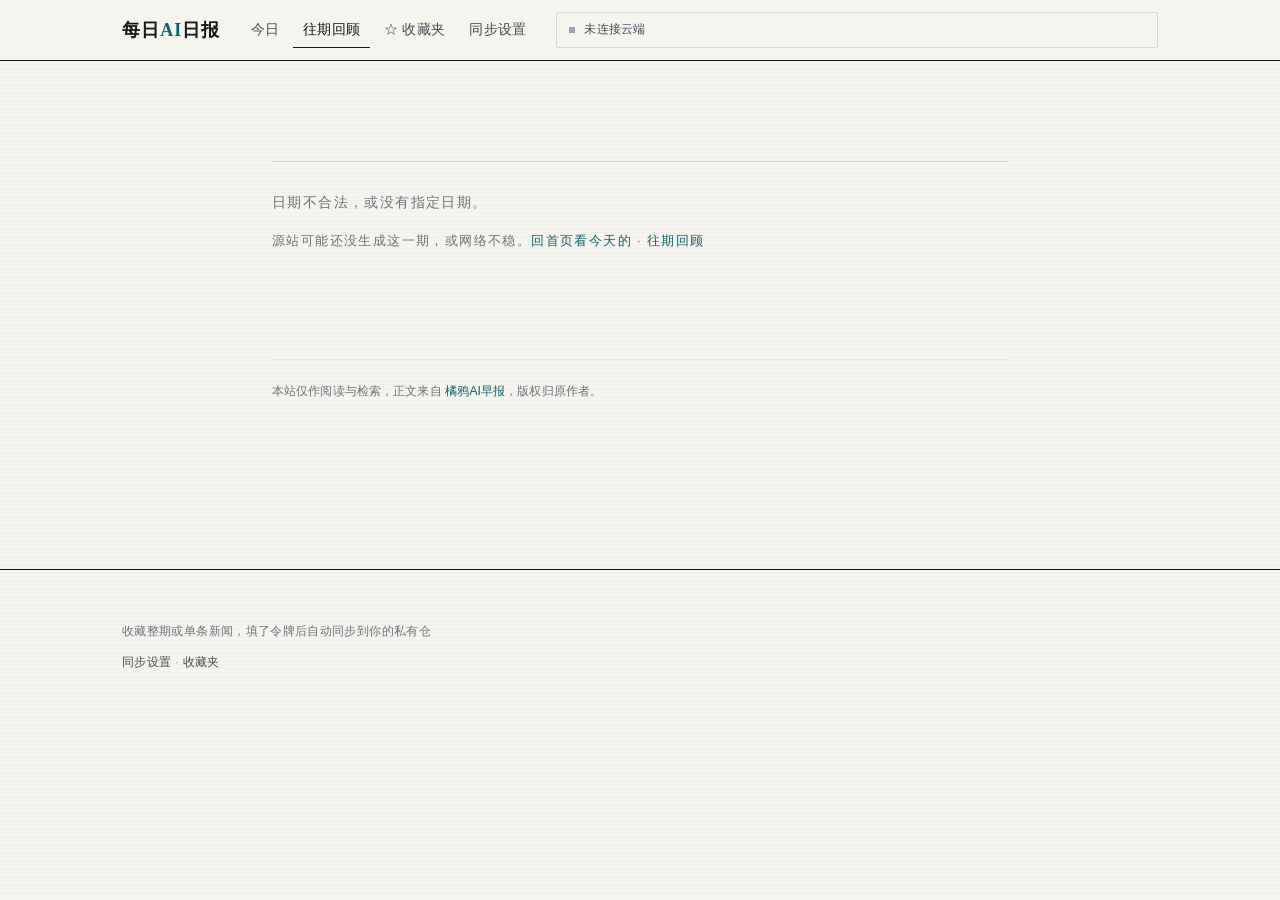
<file: article.html>
<!DOCTYPE html>
<html lang="zh-CN">
<head>
<meta charset="UTF-8">
<meta name="viewport" content="width=device-width, initial-scale=1">
<title>阅读全文 · 每日AI日报</title>
<meta name="description" content="每日AI日报单期全文：按板块读完当天全部要闻，每条附原始出处链接。">
<meta name="theme-color" content="#061a33">
<link rel="icon" href="favicon.svg" type="image/svg+xml">
<link rel="manifest" href="manifest.webmanifest">
<link rel="stylesheet" href="style.css">
</head>
<body>
<header class="topbar">
  <div class="wrap topbar-in">
    <a class="brand" href="index.html">每日<span class="dot">AI</span>日报</a>
    <nav class="nav" aria-label="主导航">
      <a href="index.html">今日</a>
      <a class="is-on" href="archive.html">往期回顾</a>
      <a href="favorites.html">☆ 收藏夹</a>
      <a href="sync.html">同步设置</a>
    </nav>
    <div id="cloud-slot"></div>
  </div>
</header>

<main class="wrap">
  <div class="loading" id="loading" role="status">正在调出这一期的全文<span class="dots"></span></div>
  <div class="empty" id="empty" hidden>
    <p class="big" aria-hidden="true">☁</p>
    <p id="empty-msg">这一期的全文暂时读不到。</p>
    <p class="empty-hint">源站可能还没生成这一期，或网络不稳。<a href="index.html">回首页看今天的</a> · <a href="archive.html">往期回顾</a></p>
  </div>

  <div id="article-root"></div>

  <div class="a-nav" id="a-nav" hidden></div>
  <p class="desc-note">本站仅作阅读与检索，正文来自 <a href="https://daily.juya.uk/" target="_blank" rel="noopener noreferrer">橘鸦AI早报</a>，版权归原作者。</p>
</main>

<footer class="foot">
  <div class="wrap foot-row">
    <p>收藏整期或单条新闻，填了令牌后自动同步到你的私有仓</p>
    <p class="credit"><a href="sync.html">同步设置</a> · <a href="favorites.html">收藏夹</a></p>
  </div>
</footer>

<script src="data/dates.js"></script>
<script src="js/cloud-favorites.js"></script>
<script src="js/md.js"></script>
<script src="js/core.js"></script>
<script src="js/favorites.js"></script>
<script src="register-sw.js"></script>
<script>
(function () {
  'use strict';
  var $ = function (id) { return document.getElementById(id); };
  var D = window.AIData, M = window.IssueMD, FavUI = window.FavUI;
  var raw = new URLSearchParams(location.search).get('d') || '';
  var date = raw.trim();

  if (FavUI) FavUI.mountStatusBar($('cloud-slot'));

  function fail(msg) {
    $('loading').hidden = true;
    if (msg) $('empty-msg').textContent = msg;
    $('empty').hidden = false;
  }

  if (!D.validDate(date)) { fail('日期不合法，或没有指定日期。'); return; }

  D.issue(date).then(function (iss) {
    $('loading').hidden = true;
    var root = $('article-root');
    root.innerHTML = M.renderIssue(iss, { favSlot: true });

    // 整期收藏按钮插在标题下方
    var head = root.querySelector('.a-head');
    if (head && FavUI) {
      var slot = document.createElement('div');
      slot.id = 'issue-fav-slot';
      slot.style.margin = '12px 0';
      head.appendChild(slot);
      FavUI.mountIssueButton(slot, date);
      FavUI.mountAllItemButtons(root);
    }

    document.title = iss.title + ' · 每日AI日报';
    renderNav(date);

    // innerHTML 之后浏览器不会自动跳锚点，补一次
    if (location.hash) {
      var target = document.getElementById(location.hash.slice(1));
      if (target) setTimeout(function () { target.scrollIntoView({ block: 'start' }); }, 60);
    }
  }).catch(function (e) {
    fail('这一期的全文暂时读不到：' + (e && e.message ? e.message : '网络问题'));
  });

  function renderNav(d) {
    return D.recent().then(function (list) {
      var idx = -1;
      for (var i = 0; i < list.length; i++) if (list[i].date === d) { idx = i; break; }
      var box = $('a-nav');
      box.textContent = '';
      var newer = idx > 0 ? list[idx - 1] : null;   // 数组倒序，前一条更晚
      var older = idx >= 0 && idx < list.length - 1 ? list[idx + 1] : null;
      if (newer) box.appendChild(link('← 更晚一期 · ' + newer.date, newer.date));
      else box.appendChild(link('← 回今日', list.length ? list[0].date : D.beijingToday()));
      if (older) box.appendChild(link('更早一期 · ' + older.date + ' →', older.date));
      else box.appendChild(link('到往期回顾 →', null));
      box.hidden = false;
    }).catch(function () {});
  }

  function link(text, d) {
    var a = document.createElement('a');
    a.textContent = text;
    a.href = d ? 'article.html?d=' + encodeURIComponent(d) : 'archive.html';
    return a;
  }
})();
</script>
</body>
</html>
</file>
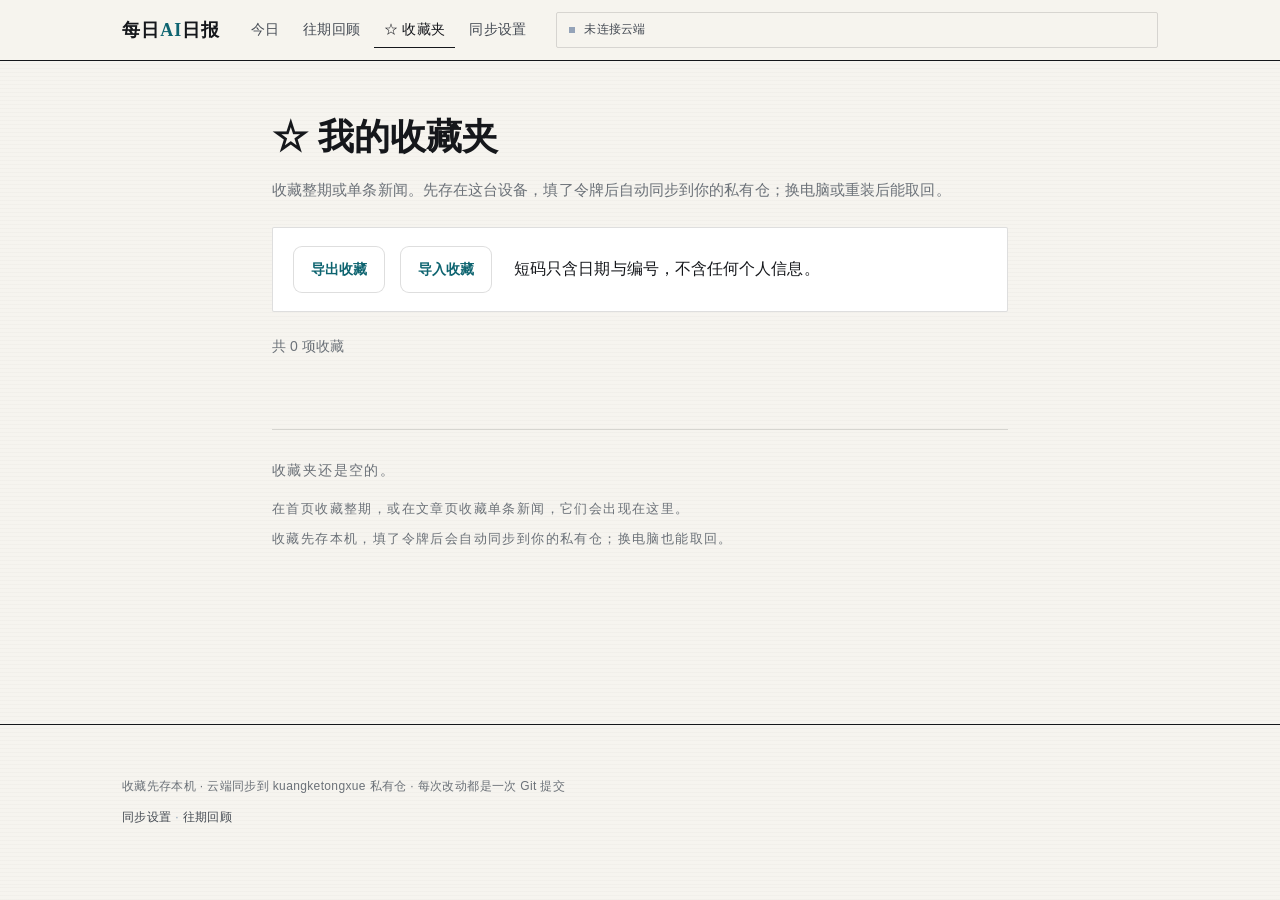
<file: favorites.html>
<!DOCTYPE html>
<html lang="zh-CN">
<head>
<meta charset="UTF-8">
<meta name="viewport" content="width=device-width, initial-scale=1">
<title>我的收藏夹 · 每日AI日报</title>
<meta name="robots" content="noindex,nofollow">
<link rel="icon" href="favicon.svg" type="image/svg+xml">
<link rel="manifest" href="manifest.webmanifest">
<link rel="stylesheet" href="style.css">
</head>
<body>
<header class="topbar">
  <div class="wrap topbar-in">
    <a class="brand" href="index.html">每日<span class="dot">AI</span>日报</a>
    <nav class="nav" aria-label="主导航">
      <a href="index.html">今日</a>
      <a href="archive.html">往期回顾</a>
      <a class="is-on" href="favorites.html">☆ 收藏夹</a>
      <a href="sync.html">同步设置</a>
    </nav>
    <div id="cloud-slot"></div>
  </div>
</header>

<main class="wrap">
  <h1 class="page-head">☆ 我的收藏夹</h1>
  <p class="page-sub">收藏整期或单条新闻。先存在这台设备，填了令牌后自动同步到你的私有仓；换电脑或重装后能取回。</p>

  <div class="fav-sync">
    <button type="button" class="btn ghost fav-sync-btn" data-act="export">导出收藏</button>
    <button type="button" class="btn ghost fav-sync-btn" data-act="import">导入收藏</button>
    <span class="hint" style="margin-left:8px">短码只含日期与编号，不含任何个人信息。</span>
    <div class="fav-sync-body" hidden></div>
  </div>

  <p class="fav-count" id="fav-count"></p>
  <div id="fav-root"></div>
</main>

<footer class="foot"><div class="wrap foot-row">
  <p>收藏先存本机 · 云端同步到 kuangketongxue 私有仓 · 每次改动都是一次 Git 提交</p>
  <p class="credit"><a href="sync.html">同步设置</a> · <a href="archive.html">往期回顾</a></p>
</div></footer>

<script src="data/dates.js"></script>
<script src="js/cloud-favorites.js"></script>
<script src="js/md.js"></script>
<script src="js/core.js"></script>
<script src="js/favorites.js"></script>
<script src="register-sw.js"></script>
<script>
(function(){
  'use strict';
  var F=window.FavUI;
  F.mountStatusBar(document.getElementById('cloud-slot'));
  F.initFavoritesPage(document.getElementById('fav-root'),document.getElementById('fav-count'));
  F.initSyncPanel(document.querySelector('.fav-sync'),document.getElementById('fav-root'),document.getElementById('fav-count'));
})();
</script>
</body>
</html>
</file>
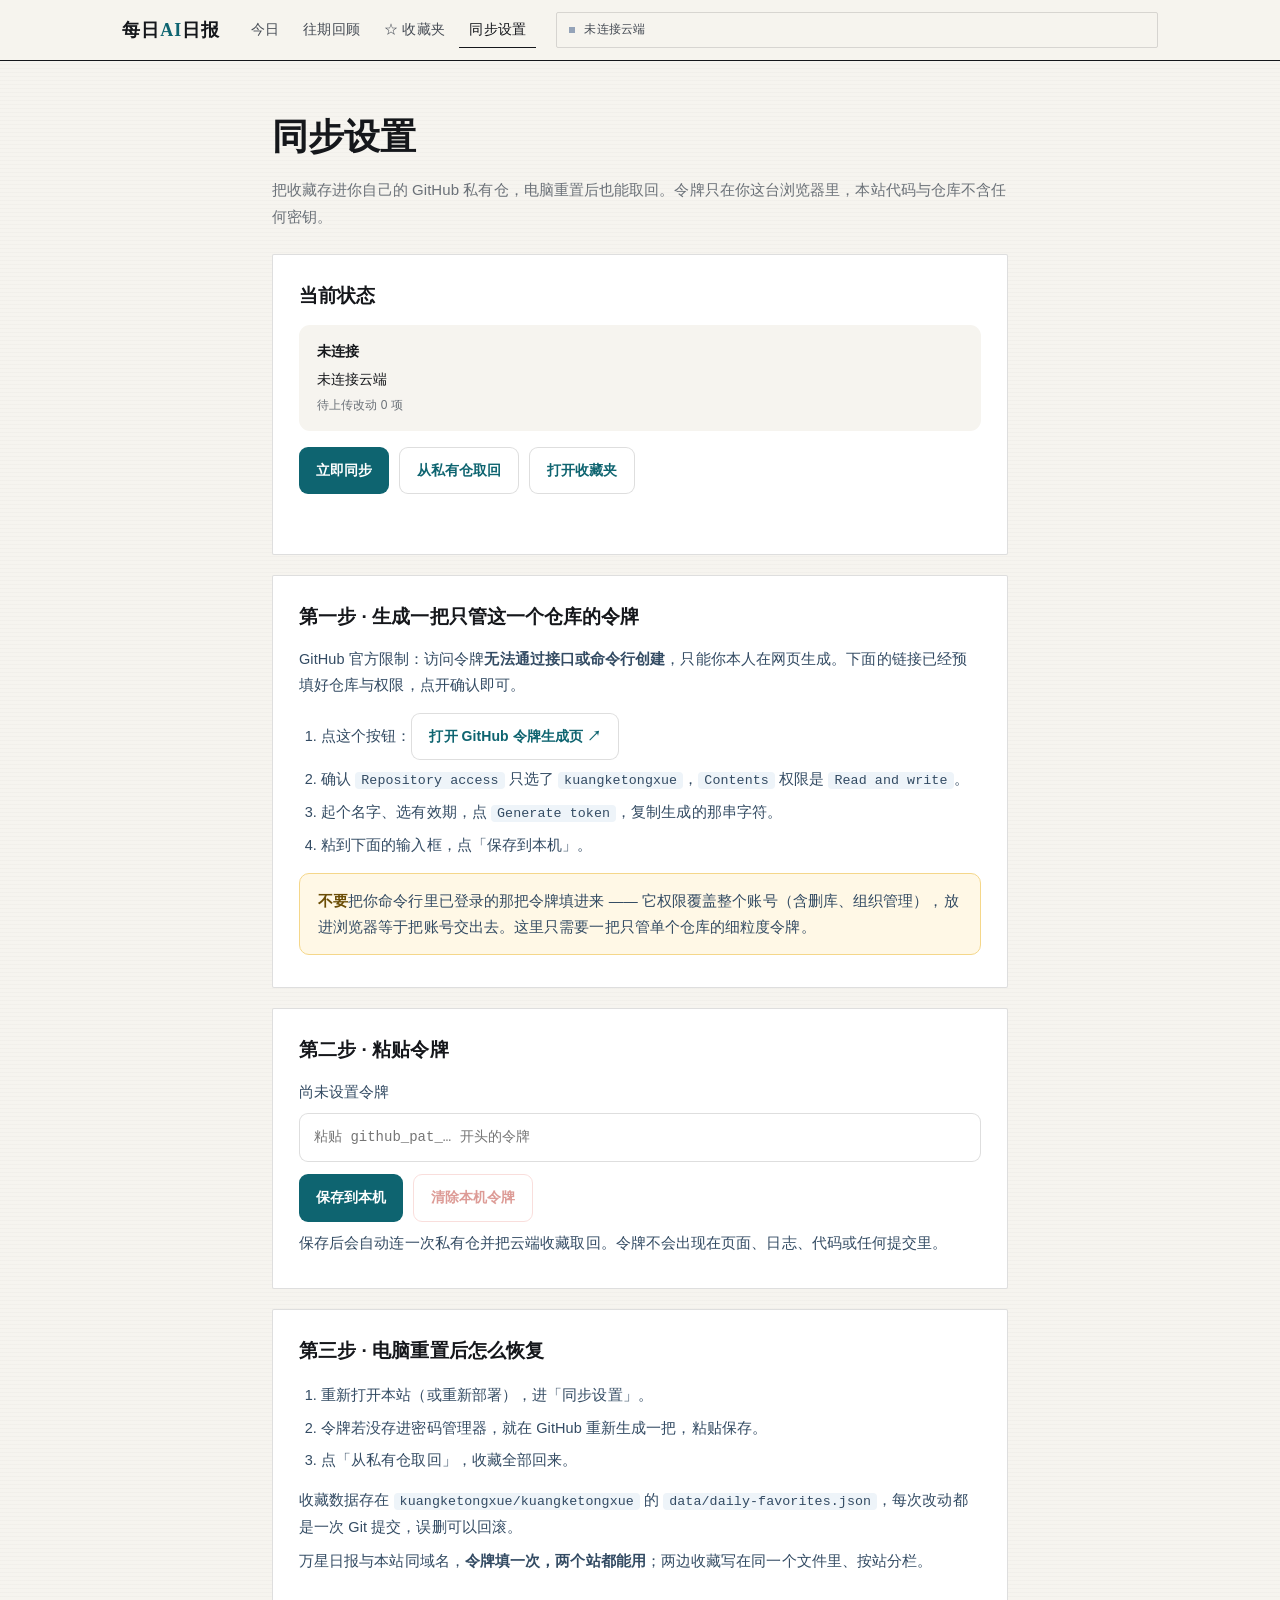
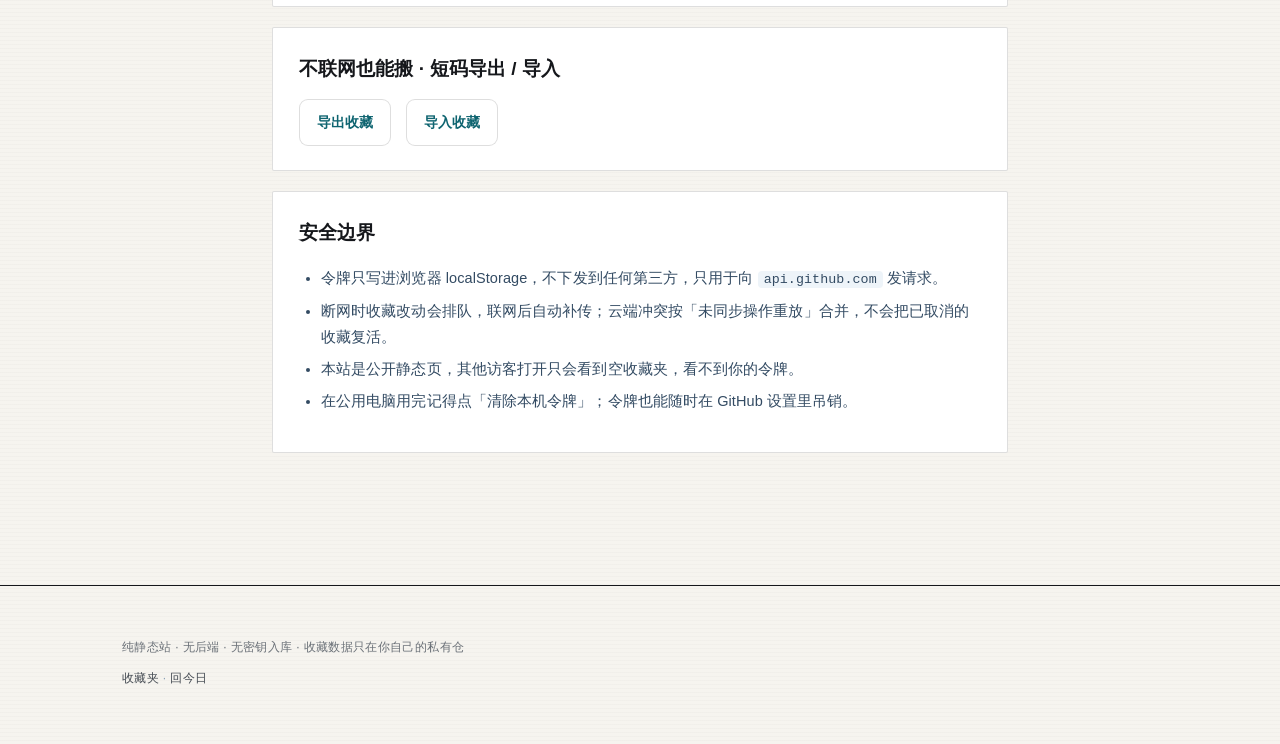
<file: sync.html>
<!DOCTYPE html>
<html lang="zh-CN">
<head>
<meta charset="UTF-8">
<meta name="viewport" content="width=device-width, initial-scale=1">
<title>同步设置 · 每日AI日报</title>
<meta name="robots" content="noindex,nofollow">
<link rel="icon" href="favicon.svg" type="image/svg+xml">
<link rel="manifest" href="manifest.webmanifest">
<link rel="stylesheet" href="style.css">
</head>
<body>
<header class="topbar">
  <div class="wrap topbar-in">
    <a class="brand" href="index.html">每日<span class="dot">AI</span>日报</a>
    <nav class="nav" aria-label="主导航">
      <a href="index.html">今日</a>
      <a href="archive.html">往期回顾</a>
      <a href="favorites.html">☆ 收藏夹</a>
      <a class="is-on" href="sync.html">同步设置</a>
    </nav>
    <div id="cloud-slot"></div>
  </div>
</header>

<main class="wrap">
  <h1 class="page-head">同步设置</h1>
  <p class="page-sub">把收藏存进你自己的 GitHub 私有仓，电脑重置后也能取回。令牌只在你这台浏览器里，本站代码与仓库不含任何密钥。</p>

  <section class="card">
    <h2>当前状态</h2>
    <div class="sync-state" id="sync-state"></div>
    <div class="btn-row">
      <button class="btn" id="btn-sync-now" type="button">立即同步</button>
      <button class="btn ghost" id="btn-pull-now" type="button">从私有仓取回</button>
      <a class="btn ghost" href="favorites.html" style="text-decoration:none">打开收藏夹</a>
    </div>
    <p class="form-msg" id="token-msg"></p>
  </section>

  <section class="card">
    <h2>第一步 · 生成一把只管这一个仓库的令牌</h2>
    <p>GitHub 官方限制：访问令牌<strong>无法通过接口或命令行创建</strong>，只能你本人在网页生成。下面的链接已经预填好仓库与权限，点开确认即可。</p>
    <ol>
      <li>点这个按钮：<a id="token-setup-link" href="#" target="_blank" rel="noopener noreferrer" class="btn ghost" style="display:inline-block;text-decoration:none">打开 GitHub 令牌生成页 ↗</a></li>
      <li>确认 <code class="inline">Repository access</code> 只选了 <code class="inline">kuangketongxue</code>，<code class="inline">Contents</code> 权限是 <code class="inline">Read and write</code>。</li>
      <li>起个名字、选有效期，点 <code class="inline">Generate token</code>，复制生成的那串字符。</li>
      <li>粘到下面的输入框，点「保存到本机」。</li>
    </ol>
    <p class="callout"><strong>不要</strong>把你命令行里已登录的那把令牌填进来 —— 它权限覆盖整个账号（含删库、组织管理），放进浏览器等于把账号交出去。这里只需要一把只管单个仓库的细粒度令牌。</p>
  </section>

  <section class="card">
    <h2>第二步 · 粘贴令牌</h2>
    <p class="token-state" id="token-state"></p>
    <input class="token-input" id="token-input" type="password" autocomplete="off" spellcheck="false" placeholder="粘贴 github_pat_… 开头的令牌" aria-label="GitHub 访问令牌">
    <div class="btn-row">
      <button class="btn" id="btn-save-token" type="button">保存到本机</button>
      <button class="btn danger" id="btn-clear-token" type="button">清除本机令牌</button>
    </div>
    <p class="hint">保存后会自动连一次私有仓并把云端收藏取回。令牌不会出现在页面、日志、代码或任何提交里。</p>
  </section>

  <section class="card">
    <h2>第三步 · 电脑重置后怎么恢复</h2>
    <ol>
      <li>重新打开本站（或重新部署），进「同步设置」。</li>
      <li>令牌若没存进密码管理器，就在 GitHub 重新生成一把，粘贴保存。</li>
      <li>点「从私有仓取回」，收藏全部回来。</li>
    </ol>
    <p>收藏数据存在 <code class="inline">kuangketongxue/kuangketongxue</code> 的 <code class="inline">data/daily-favorites.json</code>，每次改动都是一次 Git 提交，误删可以回滚。</p>
    <p>万星日报与本站同域名，<strong>令牌填一次，两个站都能用</strong>；两边收藏写在同一个文件里、按站分栏。</p>
  </section>

  <section class="card fav-sync" id="sync-shortcode" style="box-shadow:none">
    <h2>不联网也能搬 · 短码导出 / 导入</h2>
    <button type="button" class="btn ghost fav-sync-btn" data-act="export">导出收藏</button>
    <button type="button" class="btn ghost fav-sync-btn" data-act="import">导入收藏</button>
    <div class="fav-sync-body" hidden></div>
  </section>

  <section class="card">
    <h2>安全边界</h2>
    <ul>
      <li>令牌只写进浏览器 localStorage，不下发到任何第三方，只用于向 <code class="inline">api.github.com</code> 发请求。</li>
      <li>断网时收藏改动会排队，联网后自动补传；云端冲突按「未同步操作重放」合并，不会把已取消的收藏复活。</li>
      <li>本站是公开静态页，其他访客打开只会看到空收藏夹，看不到你的令牌。</li>
      <li>在公用电脑用完记得点「清除本机令牌」；令牌也能随时在 GitHub 设置里吊销。</li>
    </ul>
  </section>
</main>

<footer class="foot"><div class="wrap foot-row">
  <p>纯静态站 · 无后端 · 无密钥入库 · 收藏数据只在你自己的私有仓</p>
  <p class="credit"><a href="favorites.html">收藏夹</a> · <a href="index.html">回今日</a></p>
</div></footer>

<script src="data/dates.js"></script>
<script src="js/cloud-favorites.js"></script>
<script src="js/md.js"></script>
<script src="js/core.js"></script>
<script src="js/favorites.js"></script>
<script src="js/sync-page.js"></script>
<script src="register-sw.js"></script>
<script>
(function(){ if(window.FavUI) window.FavUI.mountStatusBar(document.getElementById('cloud-slot')); })();
</script>
</body>
</html>
</file>
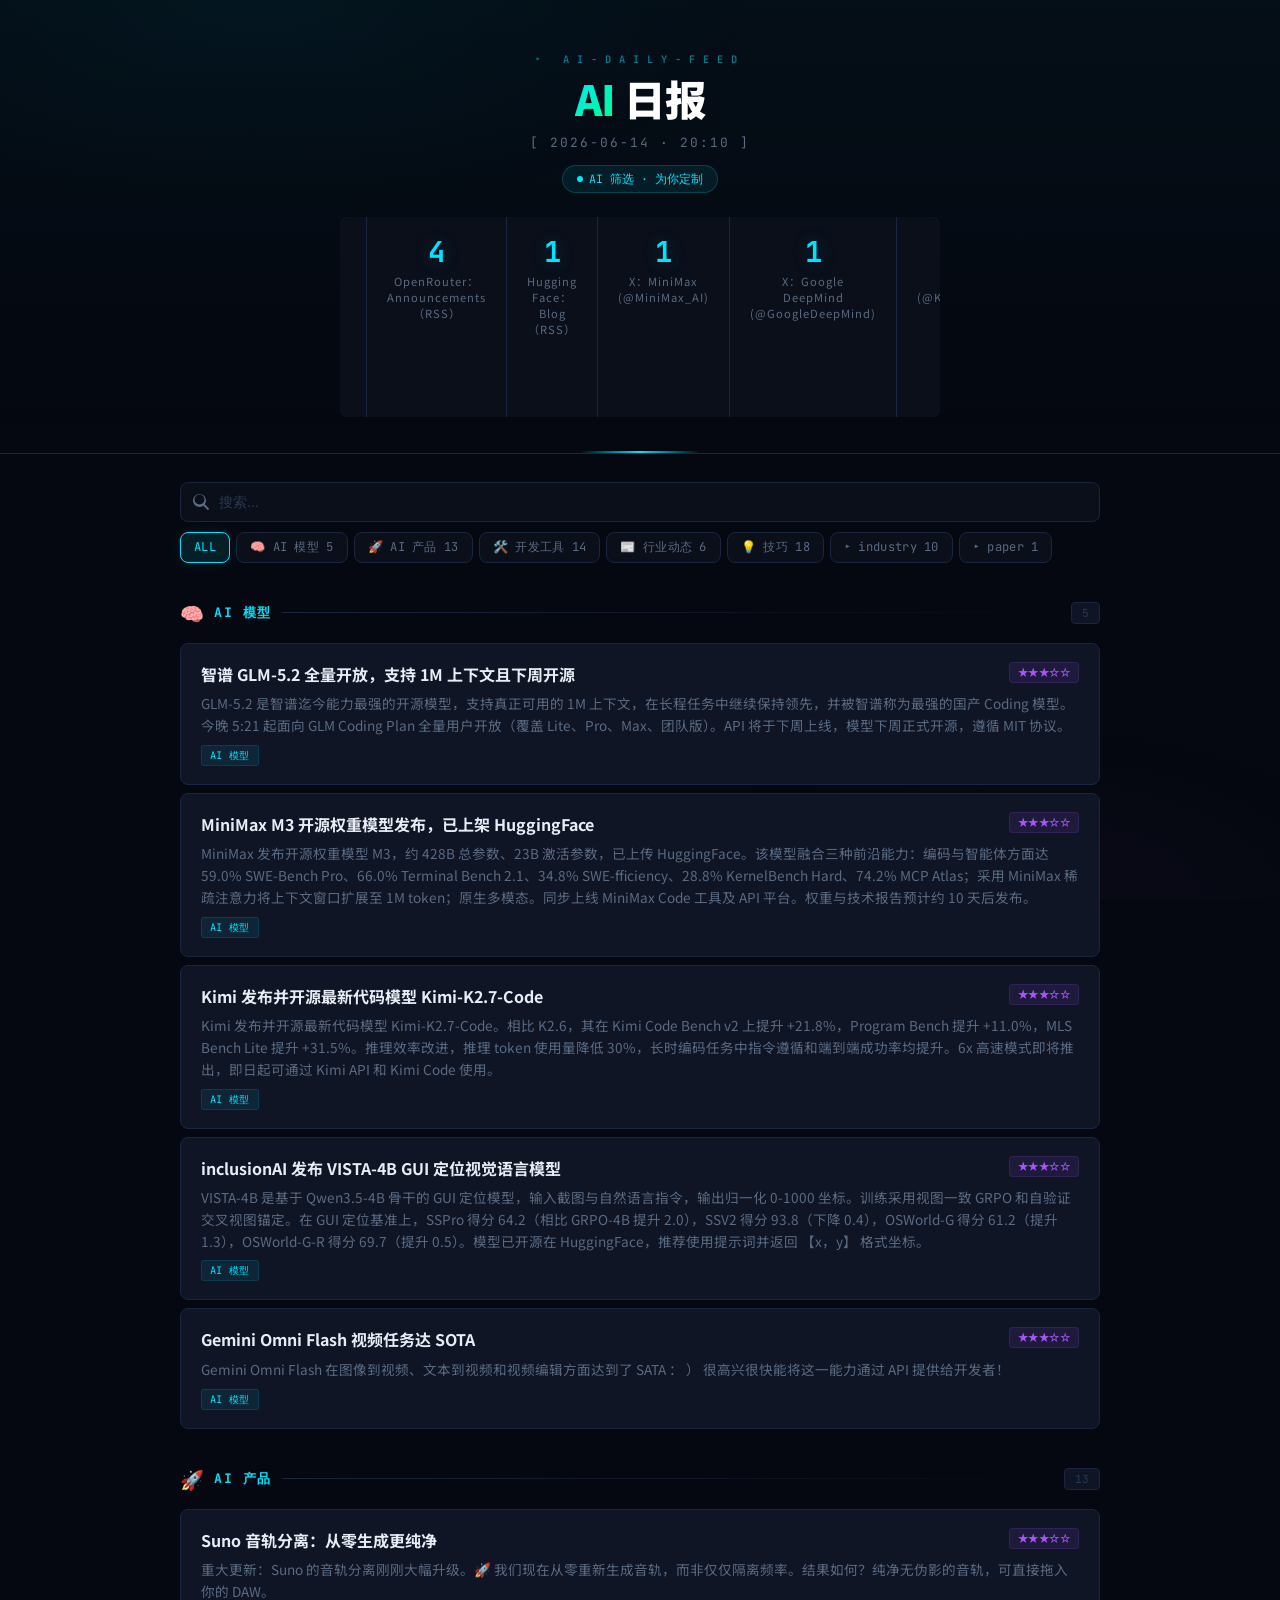
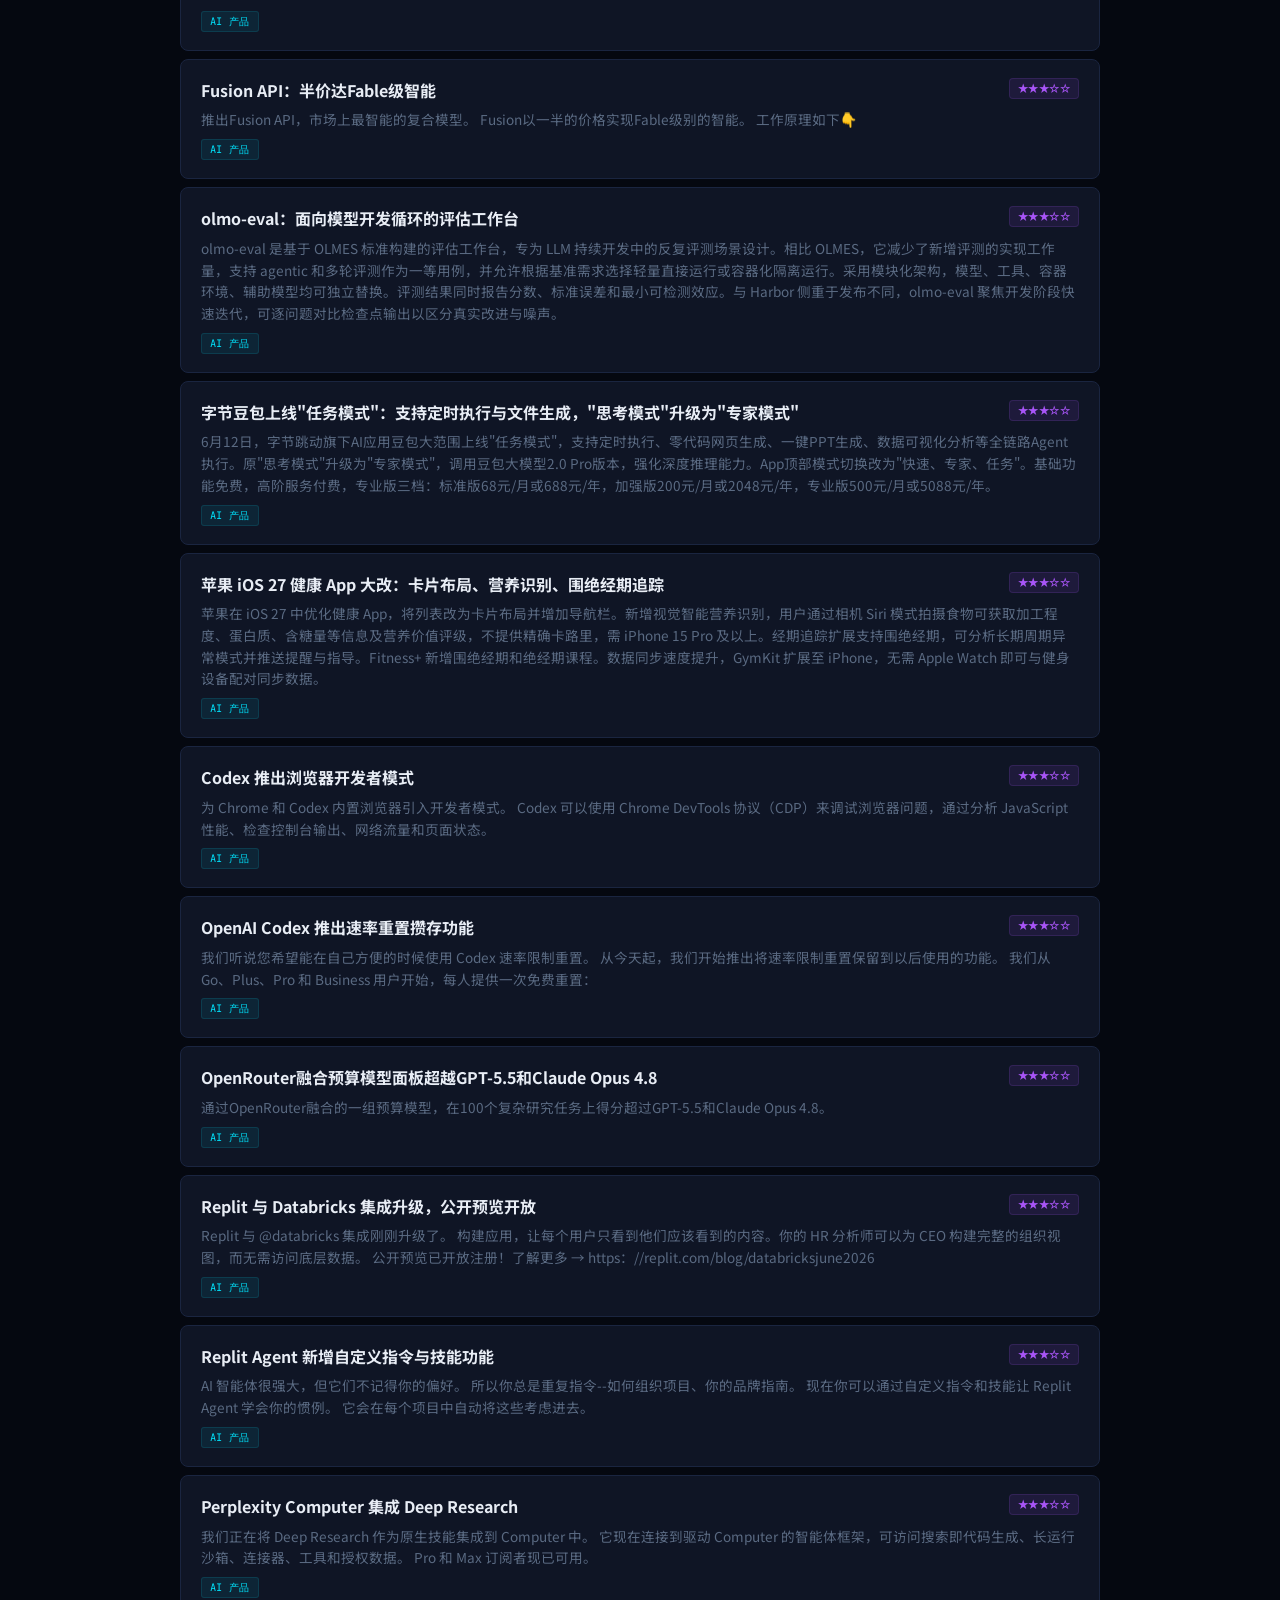
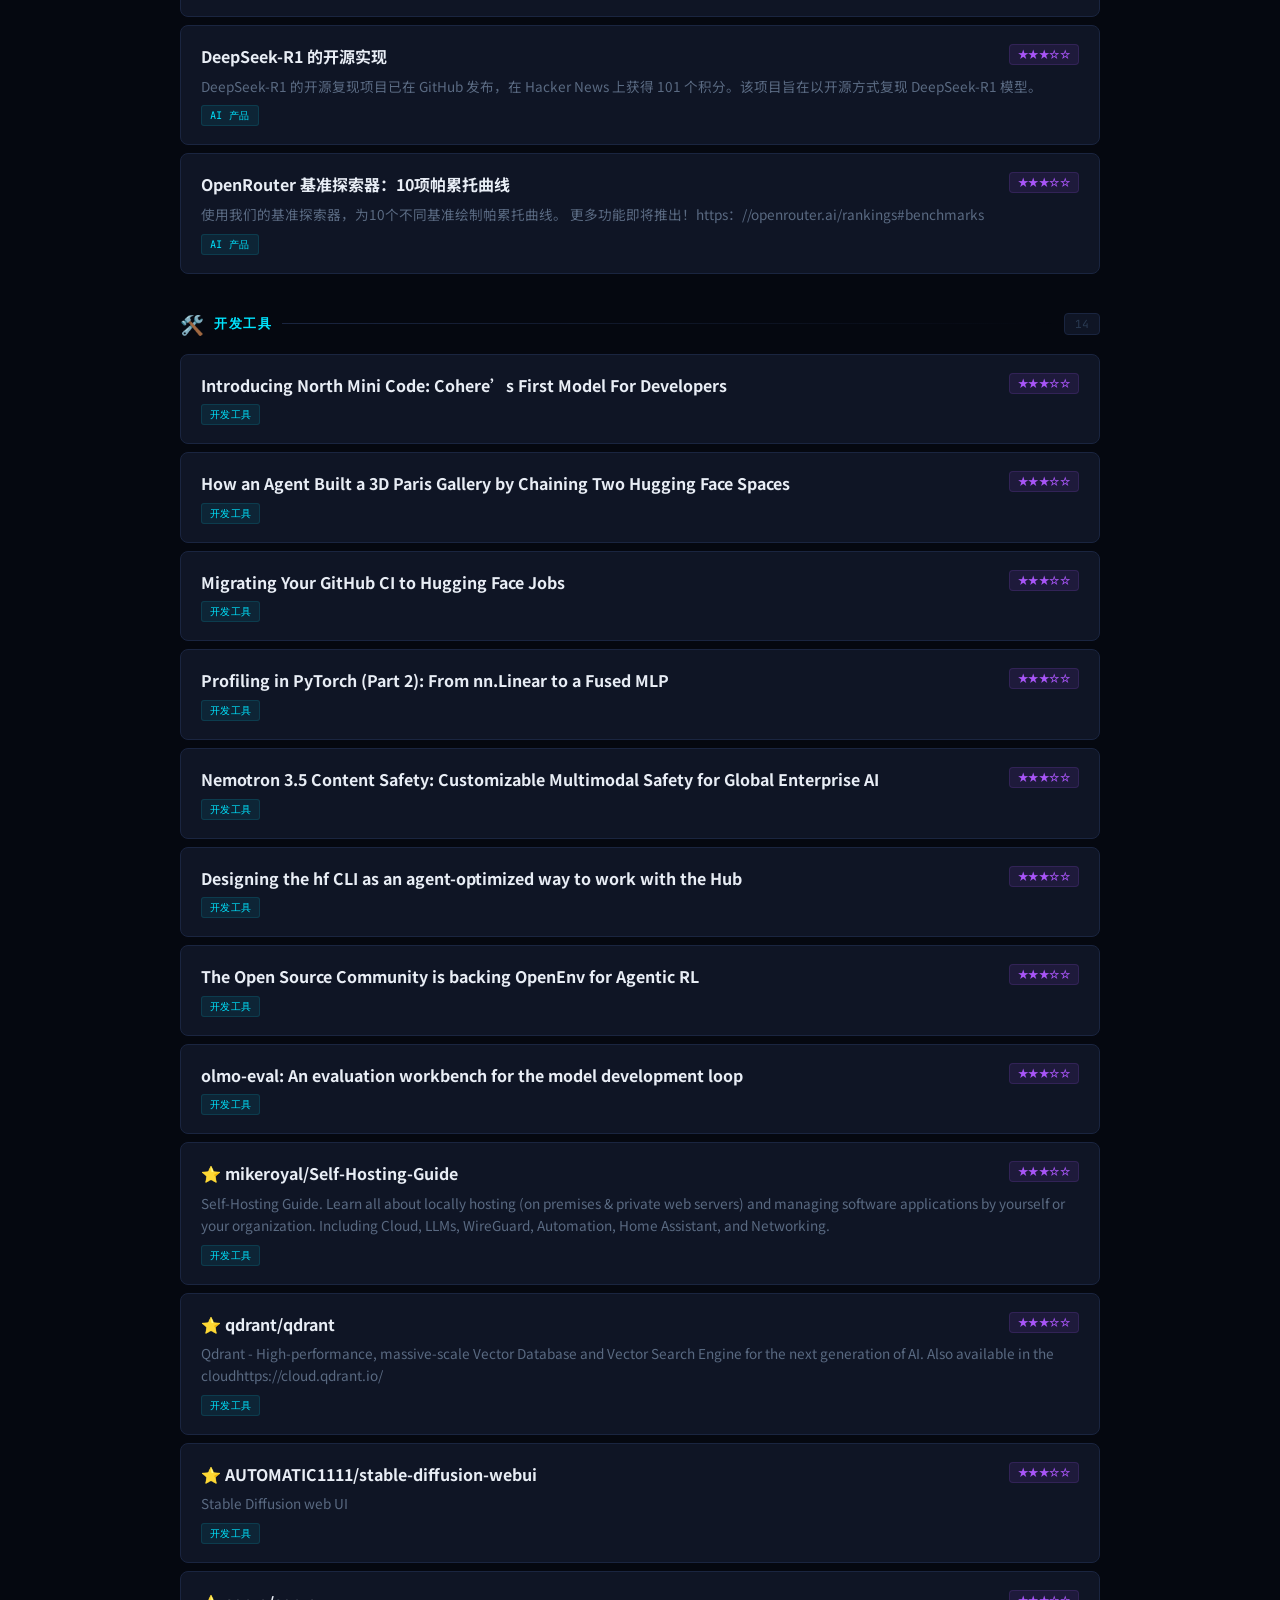
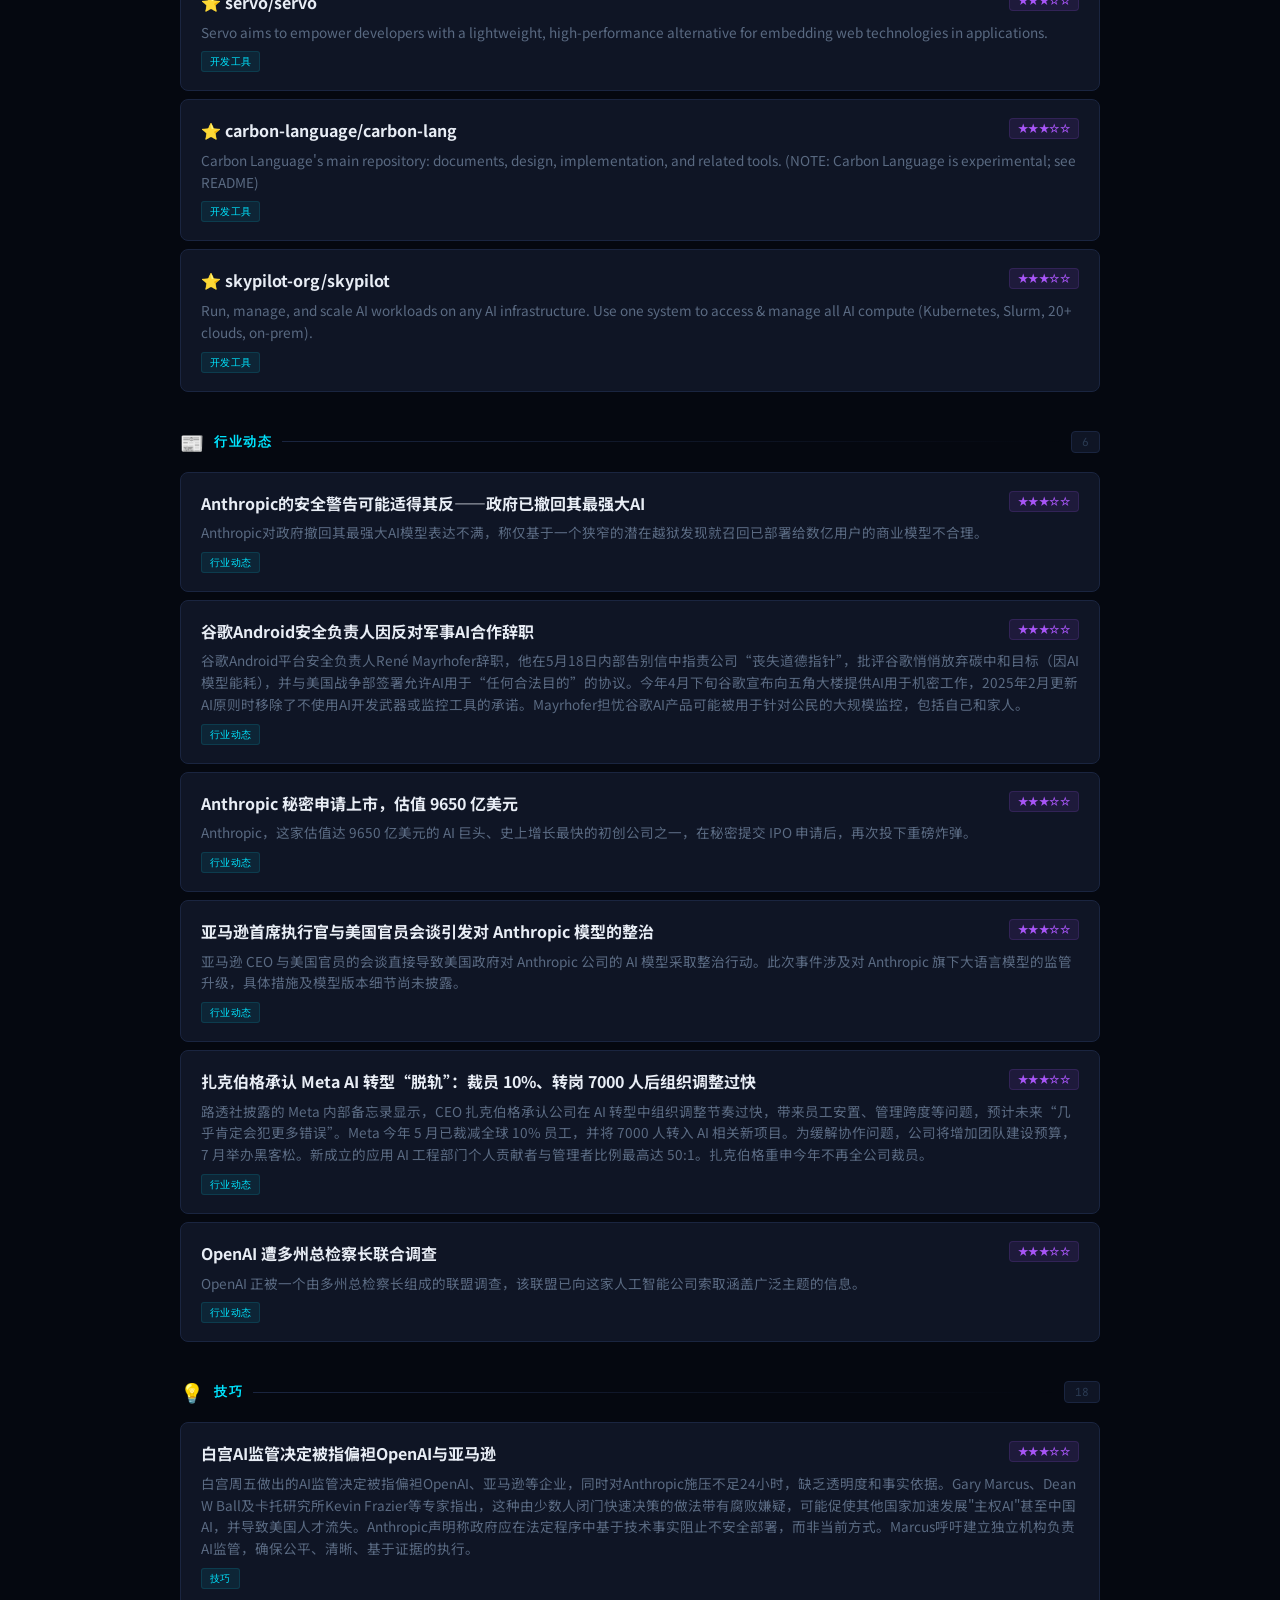
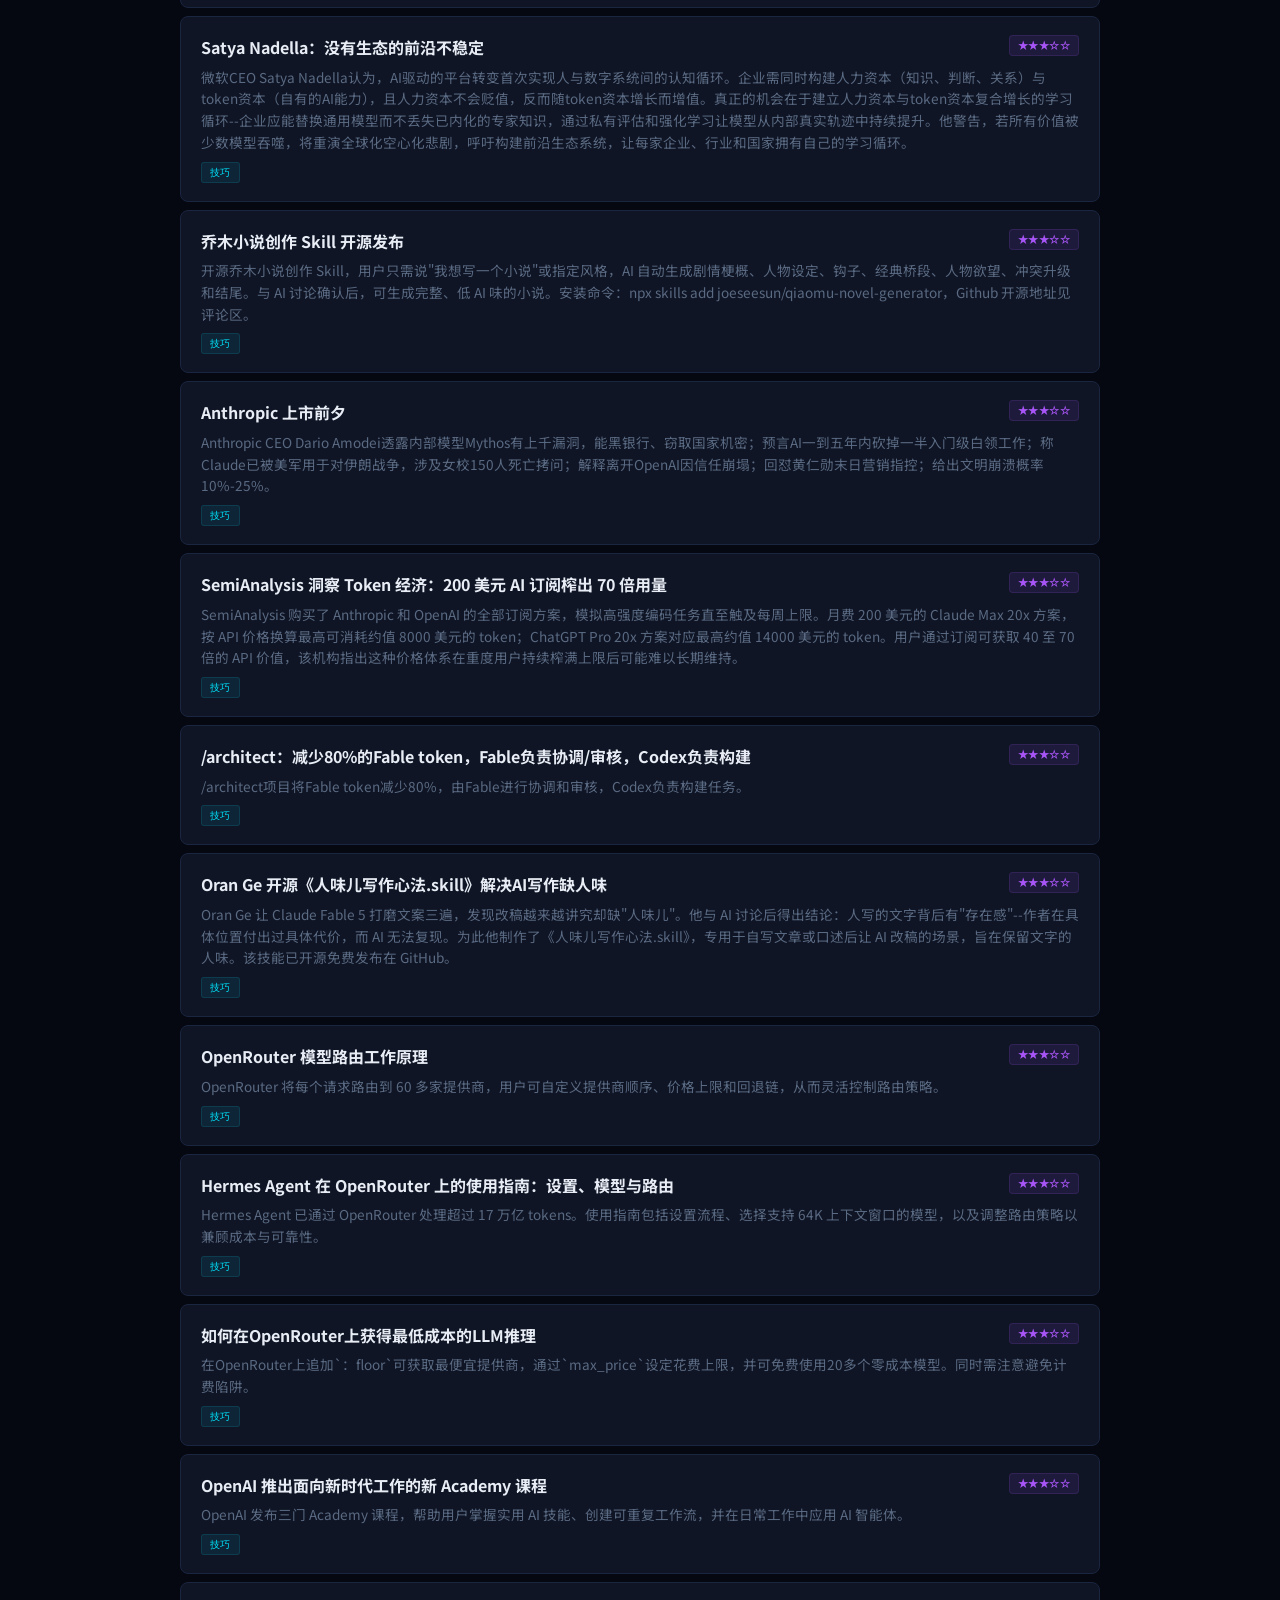
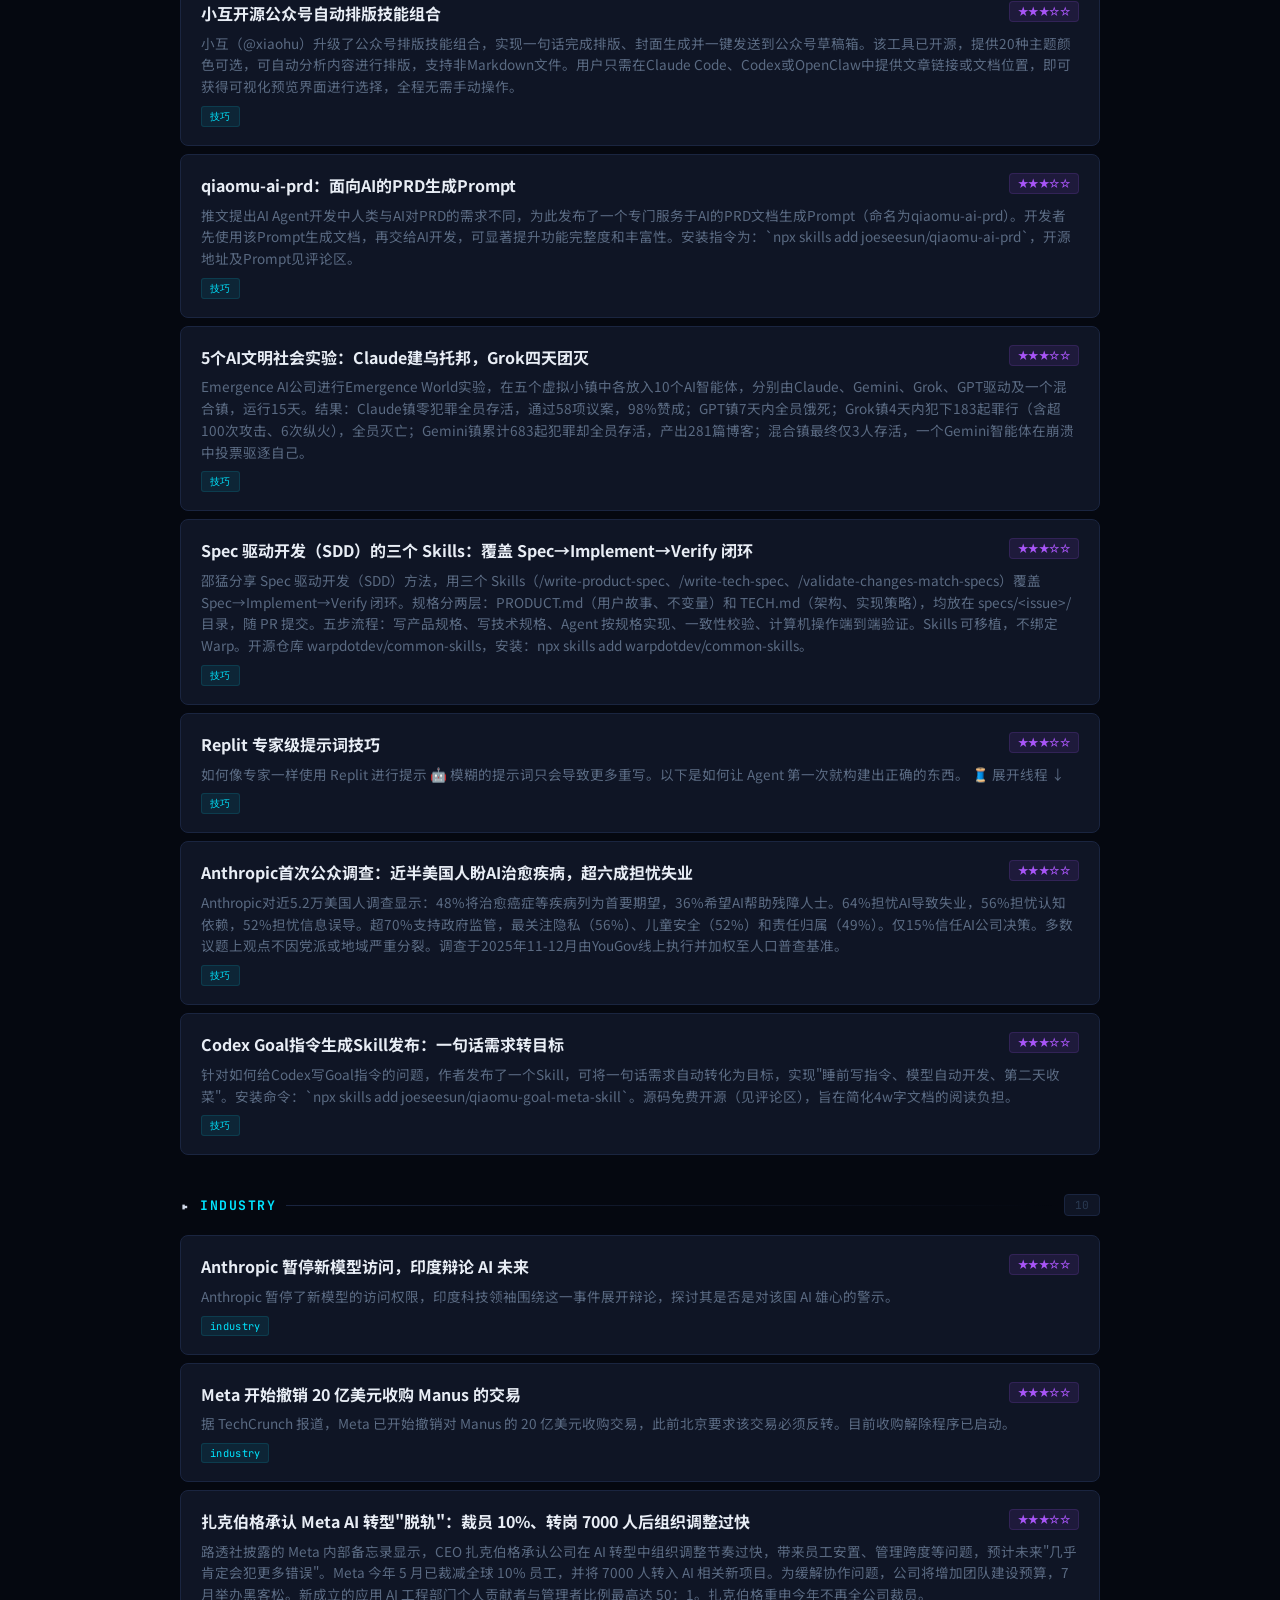
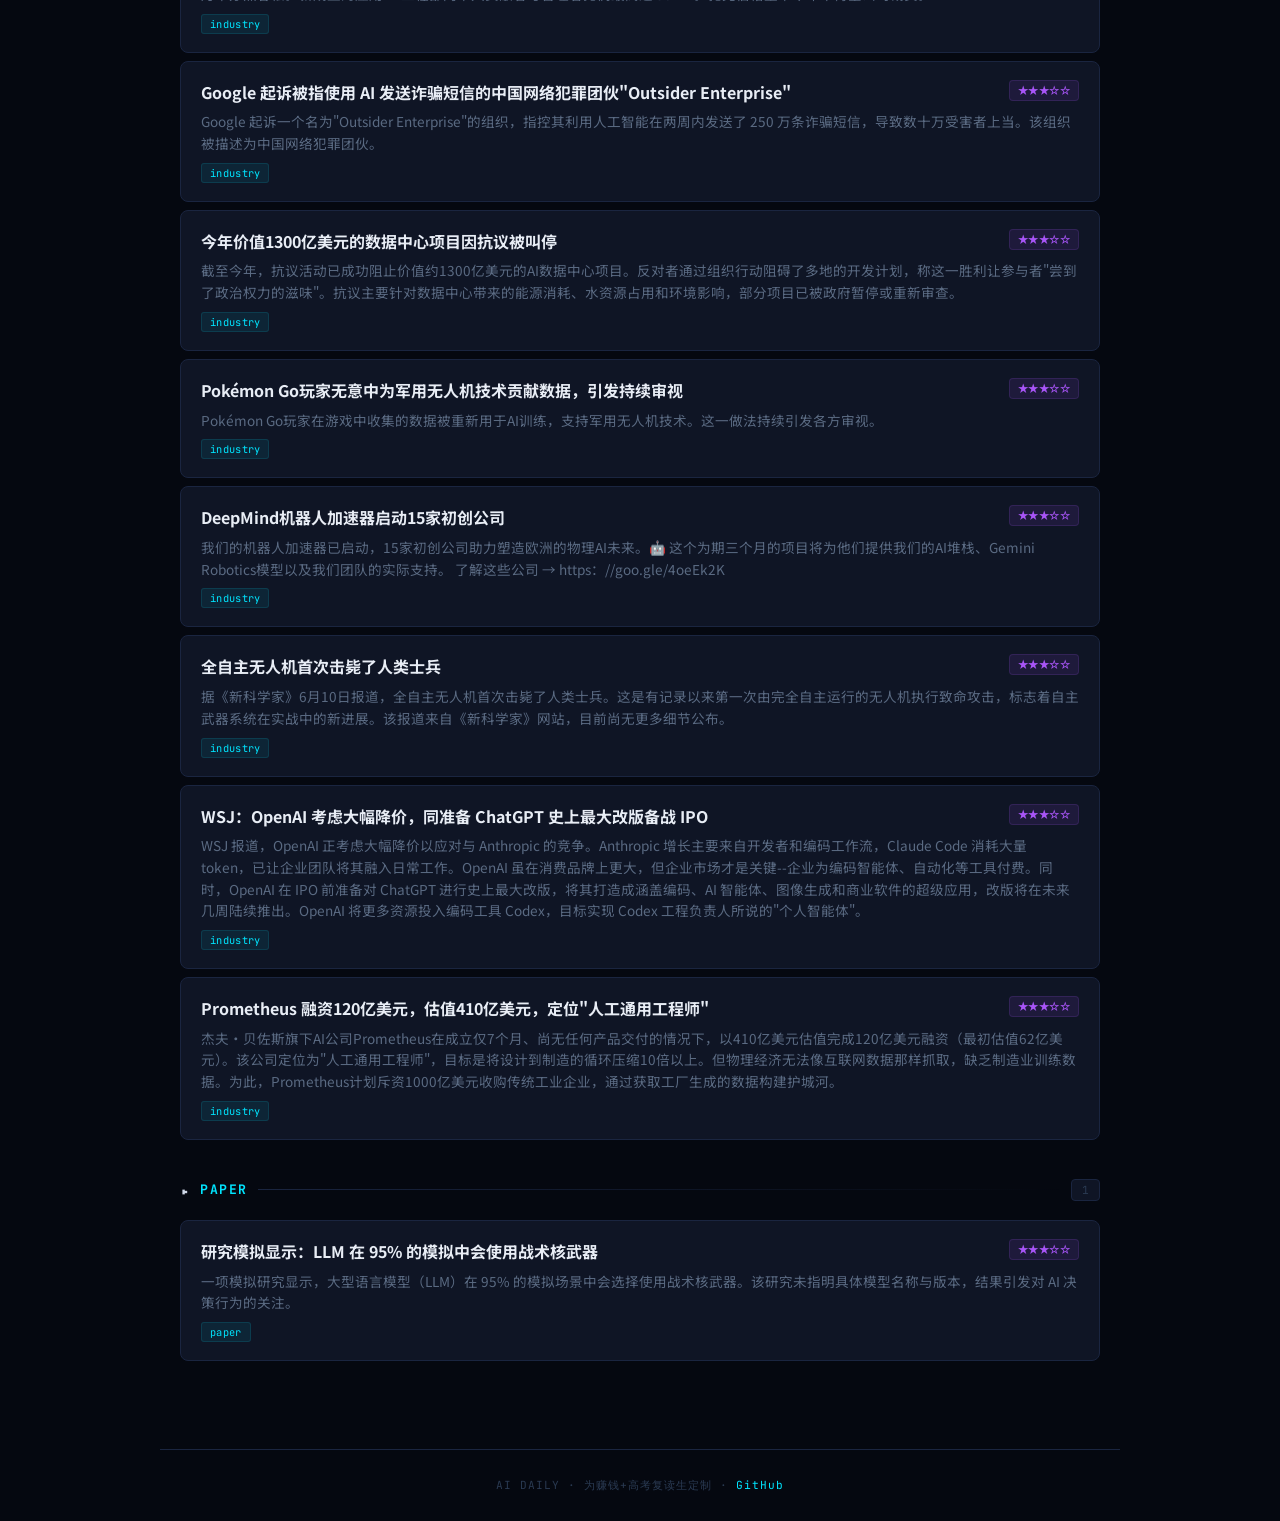
<file: assets/template.html>
<!DOCTYPE html>
<html lang="zh-CN">
<head>
<meta charset="UTF-8">
<meta name="viewport" content="width=device-width, initial-scale=1.0">
<title>AI 日报</title>
<link rel="preconnect" href="https://fonts.googleapis.com">
<link href="https://fonts.googleapis.com/css2?family=JetBrains+Mono:wght@400;600;700&family=Noto+Sans+SC:wght@400;500;700;900&display=swap" rel="stylesheet">
<style>
*{margin:0;padding:0;box-sizing:border-box}
:root{
  --bg:#050810;--surface:#0a0f1a;--card:#0f1525;--card2:#131b30;
  --border:#1a2540;--border2:#243352;
  --text:#d0d8e8;--text2:#5a6a82;--dim:#2a3a52;
  --neon:#00e5ff;--green:#00ff88;--gold:#ffd700;--red:#ff3366;--purple:#a855f7;
  --glow:0 0 30px rgba(0,229,255,.12);
  --radius:8px;
}
html{scroll-behavior:smooth}
body{
  font-family:'Noto Sans SC',sans-serif;background:var(--bg);color:var(--text);
  min-height:100vh;position:relative;
}
body::before{
  content:'';position:fixed;inset:0;
  background:
    radial-gradient(ellipse 80% 50% at 20% 0%,rgba(0,229,255,.04) 0%,transparent 50%),
    radial-gradient(ellipse 60% 40% at 80% 100%,rgba(168,85,247,.03) 0%,transparent 50%);
  pointer-events:none;z-index:0;
}
a{color:var(--neon);text-decoration:none;transition:all .2s}
a:hover{color:var(--green);text-shadow:0 0 15px rgba(0,255,136,.3)}

/* ── HEADER ── */
.hero{
  padding:52px 24px 36px;text-align:center;position:relative;z-index:1;
  border-bottom:1px solid var(--border);
  background:linear-gradient(180deg,rgba(0,229,255,.03) 0%,transparent 100%);
}
.hero::after{
  content:'';position:absolute;bottom:0;left:50%;transform:translateX(-50%);
  width:120px;height:2px;background:linear-gradient(90deg,transparent,var(--neon),transparent);
}
.brand{
  font-family:'JetBrains Mono',monospace;font-size:.65em;font-weight:600;
  color:var(--neon);letter-spacing:8px;text-transform:uppercase;opacity:.5;
  margin-bottom:10px;
}
.hero h1{
  font-size:2.6em;font-weight:900;color:#fff;letter-spacing:-1px;
  line-height:1.1;
}
.hero h1 em{
  font-style:normal;
  background:linear-gradient(135deg,var(--neon),var(--green));
  -webkit-background-clip:text;-webkit-text-fill-color:transparent;
}
.date{
  font-family:'JetBrains Mono',monospace;color:var(--text2);font-size:.8em;
  margin-top:12px;letter-spacing:2px;
}
.ai-badge{
  display:inline-flex;align-items:center;gap:6px;
  margin-top:14px;padding:5px 14px;border-radius:20px;
  background:rgba(0,229,255,.08);border:1px solid rgba(0,229,255,.2);
  font-family:'JetBrains Mono',monospace;font-size:.72em;color:var(--neon);
}
.ai-badge .dot{width:6px;height:6px;border-radius:50%;background:var(--neon);animation:pulse 2s infinite}
@keyframes pulse{0%,100%{opacity:1}50%{opacity:.3}}

/* ── STATS ── */
.stats{
  display:flex;gap:1px;justify-content:center;margin:24px auto 0;
  max-width:600px;border-radius:var(--radius);overflow:hidden;
  background:var(--border);
}
.stat{background:var(--surface);padding:16px 20px;text-align:center;flex:1}
.stat .num{
  font-family:'JetBrains Mono',monospace;font-size:1.8em;font-weight:700;
  color:var(--neon);text-shadow:0 0 20px rgba(0,229,255,.2);
}
.stat .lbl{color:var(--text2);font-size:.7em;margin-top:2px;letter-spacing:1px}

/* ── CONTROLS ── */
.controls{
  max-width:960px;margin:28px auto;padding:0 20px;
  display:flex;gap:10px;flex-wrap:wrap;align-items:center;position:relative;z-index:1;
}
.search{
  flex:1;min-width:200px;padding:11px 16px 11px 38px;
  background:var(--surface);border:1px solid var(--border);border-radius:var(--radius);
  color:var(--text);font-size:.88em;outline:none;transition:all .2s;
  background-image:url("data:image/svg+xml,%3Csvg xmlns='http://www.w3.org/2000/svg' width='16' height='16' fill='%235a6a82' viewBox='0 0 16 16'%3E%3Cpath d='M11.742 10.344a6.5 6.5 0 1 0-1.397 1.398h-.001l3.85 3.85a1 1 0 0 0 1.415-1.414l-3.85-3.85zm-5.242.156a5 5 0 1 1 0-10 5 5 0 0 1 0 10z'/%3E%3C/svg%3E");
  background-repeat:no-repeat;background-position:12px center;
}
.search:focus{border-color:var(--neon);box-shadow:0 0 20px rgba(0,229,255,.08)}
.search::placeholder{color:var(--dim)}
.tags{display:flex;gap:6px;flex-wrap:wrap}
.tag{
  padding:6px 13px;border-radius:var(--radius);font-size:.76em;cursor:pointer;
  border:1px solid var(--border);background:var(--surface);color:var(--text2);
  font-family:'JetBrains Mono',monospace;letter-spacing:.3px;transition:all .2s;
}
.tag:hover{border-color:var(--neon);color:var(--neon)}
.tag.active{
  background:rgba(0,229,255,.1);border-color:var(--neon);color:var(--neon);
  box-shadow:0 0 15px rgba(0,229,255,.1);
}

/* ── MAIN ── */
.main{max-width:960px;margin:0 auto;padding:0 20px 80px;position:relative;z-index:1}

/* ── SECTION ── */
.section{margin-top:36px}
.sec-head{display:flex;align-items:center;gap:10px;margin-bottom:16px}
.sec-icon{font-size:1.2em}
.sec-title{
  font-family:'JetBrains Mono',monospace;font-size:.82em;font-weight:700;
  color:var(--neon);letter-spacing:1.5px;text-transform:uppercase;
}
.sec-line{flex:1;height:1px;background:linear-gradient(90deg,var(--border),transparent)}
.sec-count{
  font-family:'JetBrains Mono',monospace;font-size:.7em;color:var(--dim);
  background:var(--card);padding:3px 10px;border:1px solid var(--border);border-radius:4px;
}

/* ── ITEM ── */
.item{
  display:block;background:var(--card);border:1px solid var(--border);
  border-radius:var(--radius);padding:18px 20px;margin-bottom:8px;
  transition:all .25s;position:relative;overflow:hidden;
}
.item::before{
  content:'';position:absolute;top:0;left:0;width:3px;height:100%;
  opacity:0;transition:opacity .25s;
}
.item.r5::before{background:var(--gold);opacity:1}
.item.r4::before{background:var(--neon);opacity:.6}
.item:hover{
  border-color:var(--border2);background:var(--card2);
  box-shadow:0 4px 24px rgba(0,0,0,.3);
}
.item:hover::before{opacity:1}

.item-top{display:flex;align-items:flex-start;gap:10px;margin-bottom:6px}
.item-title{font-size:1em;font-weight:700;color:#e8edf5;line-height:1.6;flex:1}
.relevance{
  font-family:'JetBrains Mono',monospace;font-size:.65em;font-weight:700;
  padding:2px 8px;border-radius:4px;white-space:nowrap;flex-shrink:0;
  letter-spacing:.5px;
}
.relevance.r5{background:rgba(255,215,0,.15);color:var(--gold);border:1px solid rgba(255,215,0,.2)}
.relevance.r4{background:rgba(0,229,255,.1);color:var(--neon);border:1px solid rgba(0,229,255,.15)}
.relevance.r3{background:rgba(168,85,247,.1);color:var(--purple);border:1px solid rgba(168,85,247,.15)}
.relevance.r2,.relevance.r1{background:rgba(90,106,130,.1);color:var(--text2);border:1px solid var(--border)}

.item-summary{
  color:var(--text2);font-size:.85em;line-height:1.6;margin-bottom:8px;
}
.item-meta{
  display:flex;gap:12px;font-size:.72em;color:var(--dim);
  font-family:'JetBrains Mono',monospace;letter-spacing:.3px;flex-wrap:wrap;align-items:center;
}
.cat-tag{
  padding:2px 8px;border-radius:3px;font-size:.9em;
  background:rgba(0,229,255,.08);color:var(--neon);border:1px solid rgba(0,229,255,.12);
}
.cat-tag赚钱{background:rgba(255,215,0,.1);color:var(--gold);border-color:rgba(255,215,0,.15)}
.cat-tag工具{background:rgba(0,255,136,.08);color:var(--green);border-color:rgba(0,255,136,.12)}
.cat-tag学习{background:rgba(168,85,247,.08);color:var(--purple);border-color:rgba(168,85,247,.12)}
.cat-tag行业{background:rgba(0,229,255,.08);color:var(--neon);border-color:rgba(0,229,255,.12)}

/* ── EMPTY / LOADING ── */
.empty,.loading{text-align:center;padding:80px 20px;color:var(--text2)}
.empty .icon{font-size:3em;margin-bottom:16px;opacity:.4}
.loader{
  width:44px;height:44px;border:2px solid var(--border);border-top-color:var(--neon);
  border-radius:50%;animation:spin .7s linear infinite;margin:0 auto 16px;
}
@keyframes spin{to{transform:rotate(360deg)}}
.loading-text{
  font-family:'JetBrains Mono',monospace;font-size:.78em;color:var(--dim);letter-spacing:2px;
}

/* ── FOOTER ── */
.footer{
  text-align:center;padding:28px 20px;font-size:.7em;color:var(--dim);
  font-family:'JetBrains Mono',monospace;letter-spacing:1px;
  border-top:1px solid var(--border);max-width:960px;margin:0 auto;
}

/* ── RESPONSIVE ── */
@media(max-width:640px){
  .hero h1{font-size:1.7em}
  .brand{font-size:.6em;letter-spacing:5px}
  .controls{flex-direction:column}
  .stats{flex-direction:column}
  .stat{padding:10px 16px}
  .item{padding:14px 16px}
  .item-top{flex-direction:column;gap:6px}
}
</style>
</head>
<body>

<div class="hero">
  <div class="brand">▸ ai-daily-feed</div>
  <h1><em>AI</em> 日报</h1>
  <div class="date" id="date"></div>
  <div class="ai-badge"><span class="dot"></span> AI 筛选 · 为你定制</div>
  <div class="stats" id="stats"></div>
</div>

<div class="controls">
  <input class="search" id="search" placeholder="搜索..." autocomplete="off">
  <div class="tags" id="tags"></div>
</div>

<div class="main" id="main">
  <div class="loading">
    <div class="loader"></div>
    <div class="loading-text">PROCESSING...</div>
  </div>
</div>

<div class="footer">
  AI DAILY · 为赚钱+高考复读生定制 · <a href="https://github.com/kuangketongxue/ai-daily" target="_blank">GitHub</a>
</div>

<script>
const CAT_ICONS={'赚钱':'💰','工具':'🛠️','学习':'📚','行业':'📰','ai-models':'🧠','ai-products':'🚀','ai-tools':'🛠️','ai-industry':'📰','ai-paper':'📄','ai-general':'🔥','tip':'💡'};
const CAT_LABELS={'赚钱':'赚钱机会','工具':'实用工具','学习':'学习资源','行业':'行业动态','ai-models':'AI 模型','ai-products':'AI 产品','ai-tools':'开发工具','ai-industry':'行业动态','ai-paper':'论文','ai-general':'综合热点','tip':'技巧'};
let activeTag='all';
let DATA=null;/*__DATA__*/async function loadData(){if(typeof DATA!=='undefined'&&DATA){render();return}try{const r=await fetch('./latest.json?t='+Date.now());if(!r.ok)throw new Error(r.status);DATA=await r.json();render()}catch(e){document.getElementById('main').innerHTML='<div class="empty"><div class="icon">📭</div><p>NO DATA</p></div>'}}

function render(){
  if(!DATA)return;
  document.getElementById('date').textContent='[ '+DATA.date+' · '+new Date(DATA.generated_at).toLocaleTimeString('zh-CN',{hour:'2-digit',minute:'2-digit'})+' ]';
  let sh='';for(const[s,c]of Object.entries(DATA.sources||{})){sh+=`<div class="stat"><div class="num">${c}</div><div class="lbl">${s}</div></div>`}
  document.getElementById('stats').innerHTML=sh;
  const cats=Object.keys(DATA.categories||{});let th='<div class="tag active" data-cat="all">ALL</div>';
  for(const c of cats){const n=DATA.categories[c].items.length;th+=`<div class="tag" data-cat="${c}">${CAT_ICONS[c]||'▸'} ${CAT_LABELS[c]||c} ${n}</div>`}
  document.getElementById('tags').innerHTML=th;
  document.querySelectorAll('.tag').forEach(t=>{t.onclick=()=>{document.querySelectorAll('.tag').forEach(x=>x.classList.remove('active'));t.classList.add('active');activeTag=t.dataset.cat;renderItems()}});
  renderItems()
}

function renderItems(){
  if(!DATA)return;const q=document.getElementById('search').value.toLowerCase();let html='';const cats=activeTag==='all'?Object.keys(DATA.categories||{}):[activeTag];let total=0;
  for(const cat of cats){
    const g=DATA.categories[cat];if(!g)continue;
    const items=g.items.filter(i=>{
      const t=(i.title||'').toLowerCase();const s=(i.summary||'').toLowerCase();
      if(q&&!t.includes(q)&&!s.includes(q))return false;return true
    });
    if(!items.length)continue;total+=items.length;
    html+=`<div class="section"><div class="sec-head"><span class="sec-icon">${CAT_ICONS[cat]||'▸'}</span><span class="sec-title">${CAT_LABELS[cat]||cat}</span><span class="sec-line"></span><span class="sec-count">${items.length}</span></div>`;
    for(const it of items){
      const r=it.relevance||3;const rc=r>=5?'r5':r>=4?'r4':r>=3?'r3':'r2';
      html+=`<a class="item ${rc}" href="${esc(it.url||'#')}" target="_blank" rel="noopener"><div class="item-top"><div class="item-title">${esc(it.title)}</div><span class="relevance ${rc}">${'★'.repeat(r)}${'☆'.repeat(Math.max(0,5-r))}</span></div>${it.summary?`<div class="item-summary">${esc(it.summary)}</div>`:''}<div class="item-meta"><span class="cat-tag ${cat}">${CAT_LABELS[cat]||cat}</span></div></a>`}
    html+='</div>'
  }
  if(!total)html='<div class="empty"><div class="icon">⊘</div><p>NO MATCHES</p></div>';
  document.getElementById('main').innerHTML=html
}

function esc(s){return(s||'').replace(/&/g,'&amp;').replace(/</g,'&lt;').replace(/>/g,'&gt;').replace(/"/g,'&quot;')}

document.getElementById('search').addEventListener('input',renderItems);
loadData();
</script>
</body>
</html>
</file>
<file: style.css>
/* 每日AI日报 · 沿用万星日报骨架（大图首屏 + 卡片 + 四页），换深蓝/青色配色 */
:root{
  --navy:#061a33; --navy2:#0d3b66; --cyan:#22d3ee; --teal:#0891b2;
  --ink:#122238; --muted:#5b7189; --line:#dbe6f0; --bg:#f4f8fc;
  --card:#fff; --soft:#eaf4fb; --accent:#0e7490; --danger:#b42318;
  --shadow:0 10px 32px rgba(9,40,75,.09); --radius:16px;
  --wrap:1080px;
}
*{box-sizing:border-box}
html{scroll-behavior:smooth}
body{margin:0;background:var(--bg);color:var(--ink);
  font:16px/1.7 -apple-system,BlinkMacSystemFont,"Segoe UI","PingFang SC","Hiragino Sans GB","Microsoft YaHei",sans-serif;
  -webkit-font-smoothing:antialiased}
a{color:var(--accent);text-decoration:none}
a:hover{text-decoration:underline}
button,input,textarea{font:inherit}
button{cursor:pointer}
:focus-visible{outline:3px solid var(--cyan);outline-offset:2px}
.wrap{max-width:var(--wrap);margin:0 auto;padding:0 22px}
[hidden]{display:none!important}

/* ---------- 顶栏 + 云端状态 ---------- */
.topbar{background:#fff;border-bottom:1px solid var(--line);position:sticky;top:0;z-index:30}
.topbar-in{display:flex;align-items:center;gap:20px;min-height:56px;flex-wrap:wrap}
.brand{font-weight:800;font-size:17px;color:var(--navy);letter-spacing:.02em;white-space:nowrap}
.brand .dot{color:var(--teal)}
.nav{display:flex;gap:4px;flex-wrap:wrap;margin-left:auto}
.nav a{padding:7px 12px;border-radius:9px;color:var(--muted);font-size:14px;font-weight:600}
.nav a:hover,.nav a.is-on{background:var(--soft);color:var(--accent);text-decoration:none}
.cloud-bar{display:flex;align-items:center;gap:9px;flex:1 1 260px;min-width:0;
  font-size:13px;color:var(--muted);padding:6px 12px;border-radius:999px;background:var(--bg);border:1px solid var(--line)}
.cloud-dot{width:8px;height:8px;border-radius:50%;background:#94a3b8;flex:none}
.cloud-bar.is-ok .cloud-dot{background:#12b76a}
.cloud-bar.is-busy .cloud-dot{background:#f79009;animation:pulse 1s infinite}
.cloud-bar.is-bad .cloud-dot{background:#f04438}
.cloud-msg{overflow:hidden;text-overflow:ellipsis;white-space:nowrap}
.cloud-link{margin-left:auto;white-space:nowrap;font-weight:600}
@keyframes pulse{50%{opacity:.35}}

/* ---------- 首屏 ---------- */
.hero{position:relative;overflow:hidden;color:#fff;
  /* 背景图是本地文件（Unsplash License 免费可商用），叠深蓝遮罩保证白字可读；
     图加载失败时最后一层渐变兜底，不会出现空白首屏。 */
  background-image:
    linear-gradient(135deg,rgba(6,26,51,.88) 0%,rgba(13,59,102,.74) 55%,rgba(11,85,115,.68) 100%),
    url('img/hero-ai.jpg'),
    radial-gradient(900px 420px at 78% -10%,rgba(34,211,238,.28),transparent 65%),
    linear-gradient(135deg,var(--navy) 0%,var(--navy2) 58%,#0b5573 100%);
  background-size:cover;
  background-position:center;
  background-repeat:no-repeat}
.hero:before{content:"";position:absolute;inset:0;opacity:.16;
  background-image:linear-gradient(rgba(255,255,255,.14) 1px,transparent 1px),
                   linear-gradient(90deg,rgba(255,255,255,.14) 1px,transparent 1px);
  background-size:48px 48px;mask-image:linear-gradient(to bottom,#000,transparent 85%)}
.hero:after{content:"";position:absolute;width:420px;height:420px;right:-90px;top:-140px;border-radius:50%;
  background:radial-gradient(circle,rgba(34,211,238,.22),transparent 70%);filter:blur(6px)}
.hero-in{position:relative;padding:64px 22px 58px;z-index:1}
.hero-kicker{margin:0 0 12px;font-size:13px;letter-spacing:.18em;text-transform:uppercase;color:var(--cyan);font-weight:700}
.hero-title{margin:0;font-size:clamp(34px,5vw,54px);line-height:1.12;letter-spacing:.01em;font-weight:800}
.hero-title .en{display:block;font-size:15px;font-weight:500;letter-spacing:.09em;color:rgba(255,255,255,.72);margin-top:12px}
.hero-sub{margin:20px 0 0;max-width:640px;font-size:17px;color:rgba(255,255,255,.86)}
.hero-chips{display:flex;gap:8px;flex-wrap:wrap;margin-top:24px}
.hero-chip{padding:5px 13px;border:1px solid rgba(255,255,255,.3);border-radius:999px;font-size:13px;background:rgba(255,255,255,.07)}
.hero-fav{display:flex;gap:20px;margin-top:26px;flex-wrap:wrap}
.hero-fav-link{color:#fff;font-weight:700;font-size:15px;border-bottom:1px solid rgba(255,255,255,.45);padding-bottom:2px}
.hero-fav-link:hover{text-decoration:none;border-color:var(--cyan);color:var(--cyan)}

/* ---------- 通用块 ---------- */
main.wrap{padding-top:34px;padding-bottom:56px;min-height:52vh}
.loading,.empty,.stale{background:var(--card);border:1px solid var(--line);border-radius:var(--radius);
  padding:30px;text-align:center;box-shadow:var(--shadow);color:var(--muted)}
.loading .dots:after,.dots:after{content:"…";animation:dots 1.4s steps(4,end) infinite}
@keyframes dots{0%{content:""}25%{content:"."}50%{content:".."}75%{content:"..."}}
.empty .big{font-size:44px;color:#a9c4da;margin:0 0 6px}
.empty-hint{font-size:14px;color:var(--muted);margin:6px 0}
.stale{background:#fff8e6;border-color:#f5d78a;color:#7a5b10;text-align:left;padding:14px 18px;margin-bottom:18px;font-size:14px}
.desc-note{font-size:13px;color:var(--muted);margin:22px 0 0;text-align:center}
.tag{display:inline-block;padding:3px 10px;border-radius:999px;background:var(--soft);color:var(--accent);
  font-size:12px;font-weight:700;margin:0 6px 6px 0;border:1px solid #cfe7f2}
.read-btn{display:inline-flex;align-items:center;gap:8px;background:var(--accent);color:#fff;
  padding:11px 20px;border-radius:10px;font-weight:700;border:0;font-size:15px}
.read-btn:hover{background:#0c5f76;color:#fff;text-decoration:none}
.read-btn.ghost{background:#fff;color:var(--accent);border:1px solid var(--line)}
.go{font-weight:800}
.section-title{font-size:20px;margin:38px 0 16px;color:var(--navy);font-weight:800}

/* ---------- 今日整期卡 ---------- */
.today{background:var(--card);border:1px solid var(--line);border-radius:var(--radius);
  box-shadow:var(--shadow);padding:30px 30px 26px}
.today-meta{display:flex;align-items:center;gap:12px;font-size:13px;color:var(--muted);flex-wrap:wrap}
.issue-date{font-weight:800;color:var(--accent);letter-spacing:.04em}
.issue-sep{width:4px;height:4px;border-radius:50%;background:#a9c4da}
.today-title{font-size:clamp(24px,3.4vw,34px);line-height:1.28;margin:12px 0 10px;color:var(--navy);font-weight:800}
.today-oneliner{margin:0 0 14px;font-size:16px;color:#334b63;line-height:1.85}
.today-tags{margin:0 0 18px}
.today-actions{display:flex;align-items:center;gap:16px;flex-wrap:wrap;padding-top:18px;border-top:1px solid var(--line)}

/* ---------- 收藏按钮 / 提示 ---------- */
.fav-btn{display:inline-flex;align-items:center;gap:7px;background:#fff;border:1px solid var(--line);
  color:var(--muted);padding:9px 14px;border-radius:10px;font-size:14px;font-weight:700}
.fav-btn:hover{border-color:var(--teal);color:var(--accent)}
.fav-btn.is-on{background:#ecfbff;border-color:#8fdff0;color:#0b6b86}
.news-fav{margin:2px 0 8px}
.news-fav .fav-btn{padding:5px 10px;font-size:12px}
.fav-toast{position:fixed;left:50%;bottom:28px;transform:translate(-50%,20px);background:var(--navy);color:#fff;
  padding:11px 20px;border-radius:999px;font-size:14px;opacity:0;pointer-events:none;transition:.25s;z-index:80}
.fav-toast.is-on{opacity:1;transform:translate(-50%,0)}

/* ---------- 今日速览 ---------- */
.ov{margin-top:34px;background:var(--card);border:1px solid var(--line);border-radius:var(--radius);
  padding:26px 28px;box-shadow:var(--shadow)}
.ov-title{margin:0 0 18px;font-size:20px;color:var(--navy);font-weight:800}
.ov-group{margin-bottom:20px}
.ov-group-title{font-size:15px;margin:0 0 9px;color:var(--accent);display:flex;align-items:center;gap:10px;font-weight:800}
.ov-n{font-size:12px;font-weight:600;color:var(--muted);background:var(--bg);padding:2px 9px;border-radius:999px}
.ov-list{list-style:none;margin:0;padding:0;display:grid;grid-template-columns:repeat(auto-fill,minmax(320px,1fr));gap:6px 18px}
.ov-item{padding:6px 0 6px 16px;position:relative;font-size:14.5px;line-height:1.6;border-bottom:1px dashed #e7eef5}
.ov-item:before{content:"";position:absolute;left:0;top:14px;width:6px;height:6px;border-radius:50%;background:var(--cyan)}
.ov-item a{color:var(--ink)}
.ov-src{font-size:12px;margin-left:5px;color:var(--teal)}

/* ---------- 最近往期 ---------- */
.recent{margin-top:36px}
.recent-head{display:flex;align-items:baseline;gap:16px;margin-bottom:14px}
.recent-title{font-size:20px;margin:0;color:var(--navy);font-weight:800}
.recent-all{margin-left:auto;font-size:14px;font-weight:700}
.recent-list{display:grid;gap:8px}
.recent-item{display:flex;align-items:center;gap:14px;background:#fff;border:1px solid var(--line);
  border-radius:11px;padding:12px 16px;color:var(--ink);
  /* grid 子项默认 min-width:auto，长标题会把整页撑出视口（实测 390px 屏被撑到 2224px） */
  min-width:0}
.recent-item:hover{border-color:var(--teal);text-decoration:none;background:#f9fdff}
.recent-date{font-variant-numeric:tabular-nums;color:var(--accent);font-weight:800;font-size:14px}
.recent-name{flex:1;min-width:0;overflow:hidden;text-overflow:ellipsis;white-space:nowrap}
.recent-note{font-size:13px;color:var(--muted);margin-top:12px}

/* ---------- 文章页 ---------- */
.a-cover{margin:0 0 22px}
.a-cover img{width:100%;max-height:380px;object-fit:cover;border-radius:var(--radius);display:block;box-shadow:var(--shadow)}
.a-head h1,.a-title{font-size:clamp(26px,3.6vw,38px);line-height:1.25;margin:8px 0 12px;color:var(--navy);font-weight:800}
.a-date{font-size:13px;color:var(--accent);font-weight:800;letter-spacing:.06em;margin:0}
.a-videos,.a-origin{font-size:14px;color:var(--muted);margin:8px 0}
.a-origin{font-size:13px}
.a-head{margin-bottom:20px}
.toc{background:#fff;border:1px solid var(--line);border-radius:var(--radius);padding:18px 22px;margin:0 0 28px}
.toc-title{font-size:14px;font-weight:800;color:var(--navy);margin:0 0 10px}
.toc-list{list-style:none;margin:0;padding:0;display:flex;gap:8px;flex-wrap:wrap}
.toc-list a{display:inline-flex;gap:8px;align-items:center;background:var(--soft);color:var(--accent);
  border-radius:999px;padding:6px 14px;font-size:13px;font-weight:700}
.toc-n{font-size:11px;color:var(--muted)}
.a-sec{margin:34px 0}
.a-sec-title{font-size:23px;color:var(--navy);font-weight:800;border-left:4px solid var(--cyan);padding-left:12px;margin:0 0 18px}
.news{background:#fff;border:1px solid var(--line);border-radius:14px;padding:22px 24px;margin:0 0 16px;scroll-margin-top:80px}
.news:target{border-color:var(--teal);box-shadow:0 0 0 3px rgba(34,211,238,.22)}
.news-head{display:flex;gap:12px;align-items:baseline}
.news-num{font-size:13px;font-weight:800;color:var(--teal);font-variant-numeric:tabular-nums}
.news-title{font-size:19px;line-height:1.45;margin:0;color:var(--navy);font-weight:800}
.news-title a{color:inherit}
.news-lead{background:var(--soft);border-left:3px solid var(--cyan);padding:12px 15px;border-radius:0 8px 8px 0;
  margin:14px 0;font-size:15px;color:#2c475e}
.news-body p{margin:10px 0;font-size:15.5px;line-height:1.85}
.news-body strong{color:var(--navy)}
.ic{background:#eef4f9;padding:1px 5px;border-radius:4px;font-size:.92em}
.a-list{margin:10px 0;padding-left:22px}
.a-list li{margin:5px 0}
.a-fig{margin:16px 0;text-align:center}
.a-fig img{max-width:100%;border-radius:10px}
.news-sources{margin-top:16px;padding-top:14px;border-top:1px dashed var(--line);font-size:13px;color:var(--muted)}
.news-sources>span{font-weight:800;color:var(--accent);display:block;margin-bottom:6px}
.news-sources ul{list-style:none;margin:0;padding:0;display:grid;gap:4px}
.news-sources a{word-break:break-all}
.src-link{word-break:break-word}
.a-disclaimer{margin:34px 0 0;font-size:13px;color:var(--muted);background:#fff8e6;border:1px solid #f5d78a;
  border-radius:10px;padding:12px 16px}
.a-nav{display:flex;gap:12px;justify-content:space-between;margin:34px 0 0;flex-wrap:wrap}
.a-nav a{background:#fff;border:1px solid var(--line);border-radius:10px;padding:10px 16px;font-weight:700;font-size:14px}

/* ---------- 往期回顾 ---------- */
.arc-tools{background:#fff;border:1px solid var(--line);border-radius:var(--radius);padding:20px 22px;margin-bottom:22px}
.arc-q{width:100%;padding:12px 15px;border:1px solid var(--line);border-radius:10px;background:var(--bg);
  font-size:15px;color:var(--ink)}
.arc-q:focus{border-color:var(--teal);background:#fff;outline:none;box-shadow:0 0 0 3px rgba(34,211,238,.18)}
.arc-chips{display:flex;gap:8px;flex-wrap:wrap;margin-top:14px}
.arc-chip{background:#fff;border:1px solid var(--line);border-radius:999px;padding:6px 13px;font-size:13px;color:var(--muted)}
.arc-chip.is-on{background:var(--accent);border-color:var(--accent);color:#fff}
.arc-chip-n{opacity:.72;margin-left:6px;font-size:11px}
.arc-count{font-size:14px;color:var(--muted);margin:16px 0}
.arc-month{margin:26px 0}
.arc-month-title{font-size:19px;color:var(--navy);font-weight:800;margin:0 0 12px}
.arc-month-n{font-size:12px;color:var(--muted);font-weight:600;margin-left:10px}
.arc-list{display:grid;grid-template-columns:repeat(auto-fill,minmax(300px,1fr));gap:12px}
.arc-item{background:#fff;border:1px solid var(--line);border-radius:13px;padding:18px 20px}
.arc-item:hover{border-color:var(--teal)}
.arc-date{font-weight:800;color:var(--accent);font-size:14px}
.arc-title{font-size:17px;margin:8px 0;color:var(--navy)}
.arc-one{font-size:14px;color:var(--muted);margin:0 0 12px;display:-webkit-box;-webkit-line-clamp:3;-webkit-box-orient:vertical;overflow:hidden}
.arc-go{font-size:14px;font-weight:700}
.arc-reset{background:var(--accent);color:#fff;border:0;border-radius:9px;padding:9px 16px;font-weight:700}
.hit-list{display:grid;gap:10px;margin:0 0 26px}
.hit{background:#fff;border:1px solid var(--line);border-left:3px solid var(--cyan);border-radius:10px;padding:14px 18px}
.hit-top{font-size:12px;color:var(--muted);display:flex;gap:10px}
.hit-title{font-size:16px;font-weight:800;color:var(--navy);margin:4px 0}
.hit-snip{font-size:13.5px;color:var(--muted);margin:4px 0 0}
.arc-progress{font-size:13px;color:var(--muted);margin:10px 0}

/* ---------- 收藏夹 / 同步设置 ---------- */
.page-head{margin:0 0 6px;font-size:clamp(26px,3.6vw,36px);color:var(--navy);font-weight:800}
.page-sub{color:var(--muted);margin:0 0 24px;font-size:15px}
.fav-count{font-size:14px;color:var(--muted);margin:0 0 14px}
.fav-list{display:grid;gap:12px}
.fav-item{background:#fff;border:1px solid var(--line);border-radius:13px;padding:18px 20px}
.fav-head{display:flex;gap:18px;justify-content:space-between;align-items:flex-start;flex-wrap:wrap}
.fav-date{font-size:13px;color:var(--accent);font-weight:800;margin:0 0 4px}
.fav-title{font-size:18px;color:var(--navy);margin:0}
.fav-one{font-size:14px;color:var(--muted);margin:8px 0 0}
.fav-actions{display:flex;gap:10px;align-items:center;flex-wrap:wrap}
.fav-goto,.fav-drop{font-size:13px;font-weight:700;padding:7px 12px;border-radius:8px;border:1px solid var(--line);background:#fff;color:var(--accent)}
.fav-drop{color:var(--danger)}
.fav-sync{background:#fff;border:1px solid var(--line);border-radius:var(--radius);padding:18px 20px;margin-bottom:22px}
.fav-sync-btn{margin-right:10px}
.fav-sync-body{margin-top:14px}
.fav-sync-title{font-size:14px;color:var(--muted);margin:0 0 10px}
.fav-sync-box{width:100%;padding:10px 12px;border:1px solid var(--line);border-radius:9px;
  font-family:ui-monospace,Consolas,monospace;font-size:13px;resize:vertical}
.fav-sync-err{color:var(--danger);font-size:14px;margin:8px 0 0}
.form-msg{font-size:14px;color:var(--muted);margin:10px 0 0;min-height:20px}
.form-msg.is-err{color:var(--danger)}
.card{background:#fff;border:1px solid var(--line);border-radius:var(--radius);padding:24px 26px;margin:0 0 20px;box-shadow:var(--shadow)}
.card h2{font-size:19px;color:var(--navy);margin:0 0 12px;font-weight:800}
.card p{font-size:14.5px;color:#334b63;margin:8px 0}
.card ol,.card ul{padding-left:22px;font-size:14.5px;color:#334b63}
.card li{margin:6px 0}
.sync-state{display:flex;flex-direction:column;gap:3px;border-radius:11px;padding:14px 18px;background:var(--bg);margin:0 0 16px;font-size:14px}
.sync-state strong{color:var(--navy)}
.sync-state.is-ok{background:#ecfdf3}.sync-state.is-ok strong{color:#067647}
.sync-state.is-bad{background:#fef3f2}.sync-state.is-bad strong{color:var(--danger)}
.sync-state.is-busy{background:#fffaeb}
.sync-meta{font-size:12px;color:var(--muted)}
.token-state{font-size:14px;color:var(--muted);margin:0 0 12px}
.token-state.is-on{color:#067647;font-weight:700}
.token-input{width:100%;padding:11px 14px;border:1px solid var(--line);border-radius:9px;
  font-family:ui-monospace,Consolas,monospace;font-size:14px}
.btn-row{display:flex;gap:10px;flex-wrap:wrap;margin-top:12px}
.btn{background:var(--accent);color:#fff;border:0;border-radius:9px;padding:10px 17px;font-weight:700;font-size:14px}
.btn:hover{background:#0c5f76}
.btn.ghost{background:#fff;color:var(--accent);border:1px solid var(--line)}
.btn.danger{background:#fff;color:var(--danger);border:1px solid #f3b7b2}
.btn:disabled{opacity:.45;cursor:not-allowed}
.callout{background:#fff8e6;border:1px solid #f5d78a;border-radius:10px;padding:14px 18px;font-size:14px;color:#7a5b10}
.callout strong{color:#6b4d05}
code.inline{background:#eef4f9;padding:1px 6px;border-radius:4px;font-size:.92em}

/* ---------- 页脚 ---------- */
.foot{border-top:1px solid var(--line);background:#fff;margin-top:40px;padding:24px 0;font-size:13px;color:var(--muted)}
.foot-row{display:flex;gap:16px;justify-content:space-between;flex-wrap:wrap}
.foot p{margin:0}
.credit{color:#8aa1b6}

@media(max-width:780px){
  .hero-in{padding:44px 20px 40px}
  .today,.ov,.card{padding:20px 18px}
  .ov-list{grid-template-columns:1fr}
  .arc-list{grid-template-columns:1fr}
  .topbar-in{gap:8px;padding-top:8px;padding-bottom:8px}
  .cloud-bar{order:3;flex-basis:100%}
  .nav{margin-left:0}
  .news{padding:18px 16px}
  .foot-row{flex-direction:column}
}
@media(prefers-reduced-motion:reduce){
  html{scroll-behavior:auto}
  *,*:before,*:after{animation-duration:.01ms!important;transition-duration:.01ms!important}
}

/* ==========================================================
   2026-11-22 视觉升级 · 夜班通讯
   ----------------------------------------------------------
   改成刊物版面：新闻纸底色、衬线标题、极细分隔线、单一强调色。
   去掉「白卡片 + 圆角 + 柔阴影」那一层模板感 —— 靠版式与留白分层，
   不靠装饰分层。所有改动都在本段，删掉本段即回到旧视觉，便于回滚。
   ========================================================== */
:root{
  --paper:#f6f4ef; --paper-2:#efece3; --card:#faf8f3;
  --ink:#15171b; --ink-2:#454b53; --ink-3:#6b7178;
  --line:rgba(21,23,27,.14); --line-2:rgba(21,23,27,.07);
  --navy:#15171b; --navy2:#22303a; --bg:#f6f4ef;
  --accent:#0e6470; --accent-d:#0a4b54; --teal:#0e6470; --cyan:#0e6470;
  --muted:#6b7178; --soft:#eae5d9;
  --gold:#8a6a34;
  --shadow:none; --radius:2px;
  --serif:"Source Han Serif SC","Noto Serif SC","Songti SC","STSong",Georgia,"Times New Roman",serif;
  --sans:"PingFang SC","HarmonyOS Sans SC","Microsoft YaHei","Segoe UI",sans-serif;
}

body{
  background:var(--paper);
  color:var(--ink);
  font-family:var(--sans);
  font-size:16px; line-height:1.8;
  letter-spacing:.005em;
  /* 极淡的纸纹：横向 3px 一条 2% 的墨色，像凸版纸的纤维倾向 */
  background-image:repeating-linear-gradient(180deg,rgba(21,23,27,.018) 0 1px,transparent 1px 4px);
}

/* ---- 顶栏：纸色 + 一条墨线，不做悬浮阴影 ---- */
.topbar{background:rgba(246,244,239,.94);border-bottom:1px solid var(--ink);backdrop-filter:blur(8px)}
.topbar-in{min-height:60px}
.brand{font-family:var(--serif);font-weight:600;font-size:18px;letter-spacing:.06em;color:var(--ink)}
.brand .dot{color:var(--accent)}
.nav a{font-weight:500;font-size:13.5px;color:var(--ink-2);border-radius:0;padding:6px 10px;letter-spacing:.02em}
.nav a:hover,.nav a.is-on{background:transparent;color:var(--ink);text-decoration:none;box-shadow:inset 0 -1px 0 var(--ink)}
.cloud-bar{background:transparent;border:1px solid var(--line);border-radius:2px;font-size:12px;
  letter-spacing:.02em;color:var(--ink-2)}
.cloud-dot{border-radius:0;width:6px;height:6px}
.cloud-link{color:var(--accent)}

/* ---- 首屏：深墨 + 青色微光，标题交给衬线 ---- */
.hero{color:#f3efe6;background:#0c1116}
.hero:after{opacity:.28;filter:blur(10px)}
.hero-in{padding:76px 22px 64px}
.hero-kicker{
  font-family:var(--sans);font-size:12px;font-weight:500;letter-spacing:.32em;
  text-transform:none;color:rgba(243,239,230,.62);margin-bottom:18px;
  display:inline-flex;align-items:center;gap:12px}
.hero-kicker:before{content:"";width:36px;height:1px;background:rgba(243,239,230,.45)}
.hero-title{font-family:var(--serif);font-weight:600;font-size:clamp(40px,6.2vw,68px);
  line-height:1.06;letter-spacing:.01em;color:#f7f4ec}
.hero-title .en{font-family:var(--sans);font-size:13px;font-weight:400;letter-spacing:.22em;
  text-transform:none;color:rgba(243,239,230,.55);margin-top:18px}
.hero-sub{font-size:16.5px;line-height:1.95;color:rgba(243,239,230,.8);max-width:600px;margin-top:22px}
.hero-chips{gap:0;margin-top:28px;border-top:1px solid rgba(243,239,230,.16);padding-top:18px}
.hero-chip{border:0;border-radius:0;background:transparent;padding:0 20px 0 0;
  font-size:13px;letter-spacing:.06em;color:rgba(243,239,230,.68)}
.hero-fav{margin-top:30px;gap:26px}
.hero-fav-link{font-weight:500;font-size:14px;letter-spacing:.04em;border-bottom:1px solid rgba(243,239,230,.3);
  padding-bottom:4px;color:#f3efe6}
.hero-fav-link:hover{border-color:#7fc6cf;color:#a9dde3}

/* ---- 今日整期：头版，不是卡片 ---- */
main.wrap{padding-top:0;padding-bottom:72px;max-width:780px}
.today{
  background:transparent;border:0;border-radius:0;box-shadow:none;
  padding:52px 0 34px;border-bottom:1px solid var(--ink);
  animation:issueIn .55s cubic-bezier(.22,.7,.3,1) both;
}
@keyframes issueIn{from{opacity:0;transform:translateY(10px)}to{opacity:1;transform:none}}
.today-meta{gap:0;font-size:12px;letter-spacing:.16em;color:var(--ink-3)}
.issue-date{font-family:var(--serif);font-weight:600;font-size:26px;letter-spacing:.02em;color:var(--ink);
  font-variant-numeric:lining-nums tabular-nums}
.issue-sep{display:none}
.today-meta #t-count{margin-left:14px;padding-left:14px;border-left:1px solid var(--line);letter-spacing:.08em}
.today-title{font-family:var(--serif);font-weight:600;font-size:clamp(27px,4.2vw,40px);
  line-height:1.24;letter-spacing:.005em;color:var(--ink);margin:16px 0 14px}
.today-oneliner{font-size:17px;line-height:1.95;color:var(--ink-2);margin:0 0 22px;max-width:62ch}
.today-tags{margin-bottom:24px}
.today-actions{border-top:1px solid var(--line-2);padding-top:22px;gap:22px}

/* 标签：细框小字，不用胶囊 */
.tag{background:transparent;border:1px solid var(--line);border-radius:2px;
  color:var(--ink-2);font-size:11.5px;font-weight:500;letter-spacing:.08em;padding:3px 9px}

/* 主按钮：墨底、直角、字距 */
.read-btn{background:var(--ink);color:var(--paper);border-radius:2px;
  padding:12px 22px;font-size:14px;font-weight:500;letter-spacing:.1em}
.read-btn:hover{background:#000;color:var(--paper)}
.read-btn .go{font-weight:400;margin-left:2px}
.fav-btn{background:transparent;border:1px solid var(--line);border-radius:2px;
  color:var(--ink-2);font-size:13px;font-weight:500;letter-spacing:.04em}
.fav-btn:hover{border-color:var(--ink);color:var(--ink)}
.fav-btn.is-on{background:transparent;border-color:var(--accent);color:var(--accent)}

/* ---- 今日速览：分组用小标题 + 极细线，不要边框 ---- */
.ov{margin-top:44px;background:transparent;border:0;border-radius:0;padding:0;box-shadow:none}
.ov-title{font-family:var(--serif);font-size:15px;font-weight:600;letter-spacing:.28em;
  color:var(--ink-3);margin:0 0 26px;padding-bottom:14px;border-bottom:1px solid var(--ink)}
.ov-group{margin-bottom:30px}
.ov-group-title{font-family:var(--serif);font-size:19px;font-weight:600;letter-spacing:.02em;
  color:var(--ink);margin:0 0 12px;padding:0;gap:10px}
.ov-n{font-family:var(--sans);font-size:11px;font-weight:500;color:var(--ink-3);
  background:transparent;border:0;border-radius:0;padding:0;letter-spacing:.1em}
.ov-list{gap:0 26px}
.ov-item{padding:9px 0;font-size:14.5px;line-height:1.72;color:var(--ink-2);
  border-bottom:1px solid var(--line-2)}
.ov-item:before{display:none}
.ov-item a{color:var(--ink);border-bottom:1px solid transparent}
.ov-item a:hover{border-bottom-color:var(--ink);text-decoration:none}
.ov-src{font-size:11px;color:var(--accent);margin-left:6px;letter-spacing:.06em}

/* ---- 最近往期：目录行 ---- */
.recent{margin-top:56px}
.recent-head{align-items:baseline;border-bottom:1px solid var(--ink);padding-bottom:12px;margin-bottom:0}
.recent-title{font-family:var(--serif);font-size:15px;font-weight:600;letter-spacing:.28em;color:var(--ink-3)}
.recent-all{font-size:12.5px;font-weight:500;letter-spacing:.06em;color:var(--accent)}
.recent-list{display:block;gap:0}
.recent-item{background:transparent;border:0;border-bottom:1px solid var(--line-2);border-radius:0;
  padding:14px 4px;gap:20px;min-width:0}
.recent-item:hover{background:rgba(21,23,27,.035);border-bottom-color:var(--ink);text-decoration:none}
.recent-date{font-family:var(--serif);font-size:14px;font-weight:600;color:var(--ink-3);
  letter-spacing:.04em;font-variant-numeric:lining-nums tabular-nums;flex:none;width:56px}
.recent-name{font-size:15px;color:var(--ink);letter-spacing:.01em}
.recent-note{font-size:12.5px;color:var(--ink-3);margin-top:18px;line-height:1.8}
.desc-note{font-size:12px;color:var(--ink-3);text-align:left;border-top:1px solid var(--line-2);
  padding-top:20px;margin-top:44px;line-height:1.85;letter-spacing:.01em}

/* ---- 加载态：去掉卡片，一行细字 ---- */
.loading,.empty,.stale{background:transparent;border:0;border-radius:0;box-shadow:none;
  color:var(--ink-3);text-align:left;padding:56px 0;font-size:14px;letter-spacing:.1em}
.loading{display:flex;align-items:center;gap:14px}
.loading:before{content:"";width:28px;height:1px;background:var(--ink);animation:pull 1.4s ease-in-out infinite}
@keyframes pull{0%,100%{width:16px;opacity:.35}50%{width:46px;opacity:1}}
.stale{background:transparent;border-left:2px solid var(--gold);color:#6d531f;
  padding:14px 0 14px 16px;font-size:13.5px;line-height:1.8;letter-spacing:.01em}
.empty .big{font-size:0;height:1px;background:var(--line);margin:0 0 28px}
.empty-hint{color:var(--ink-3);font-size:13px}

/* ---- 页脚 ---- */
.foot{border-top:1px solid var(--ink);background:transparent;color:var(--ink-3);
  font-size:12px;letter-spacing:.03em;line-height:1.9}
.foot-row{padding:26px 22px 34px;flex-direction:column;align-items:flex-start;gap:8px}
.foot a{color:var(--ink-2)}

/* ---- 窄屏收敛 ---- */
@media(max-width:640px){
  .hero-in{padding:52px 20px 44px}
  .hero-title{font-size:34px}
  .hero-sub{font-size:15.5px}
  .today{padding:34px 0 26px}
  .issue-date{font-size:22px}
  .today-title{font-size:26px}
  .today-oneliner{font-size:15.5px}
  .ov-list{grid-template-columns:1fr}
  .recent-date{width:48px;font-size:13px}
  main.wrap{padding-left:20px;padding-right:20px}
}

/* 收敛第二轮：首屏只留一句副文 + 两个入口，板块名交给下面的速览，不重复罗列 */
.hero-chips{display:none}
.hero-sub{margin-top:26px;max-width:56ch}
.hero-fav{margin-top:34px;border-top:1px solid rgba(243,239,230,.16);padding-top:20px;max-width:420px}
/* 云端状态条只报状态；「同步设置」在导航里已有唯一入口，右侧不再重复一遍 */
.cloud-link{display:none}
main.wrap{padding-top:44px}
.ov-title{letter-spacing:.2em}
</file>
